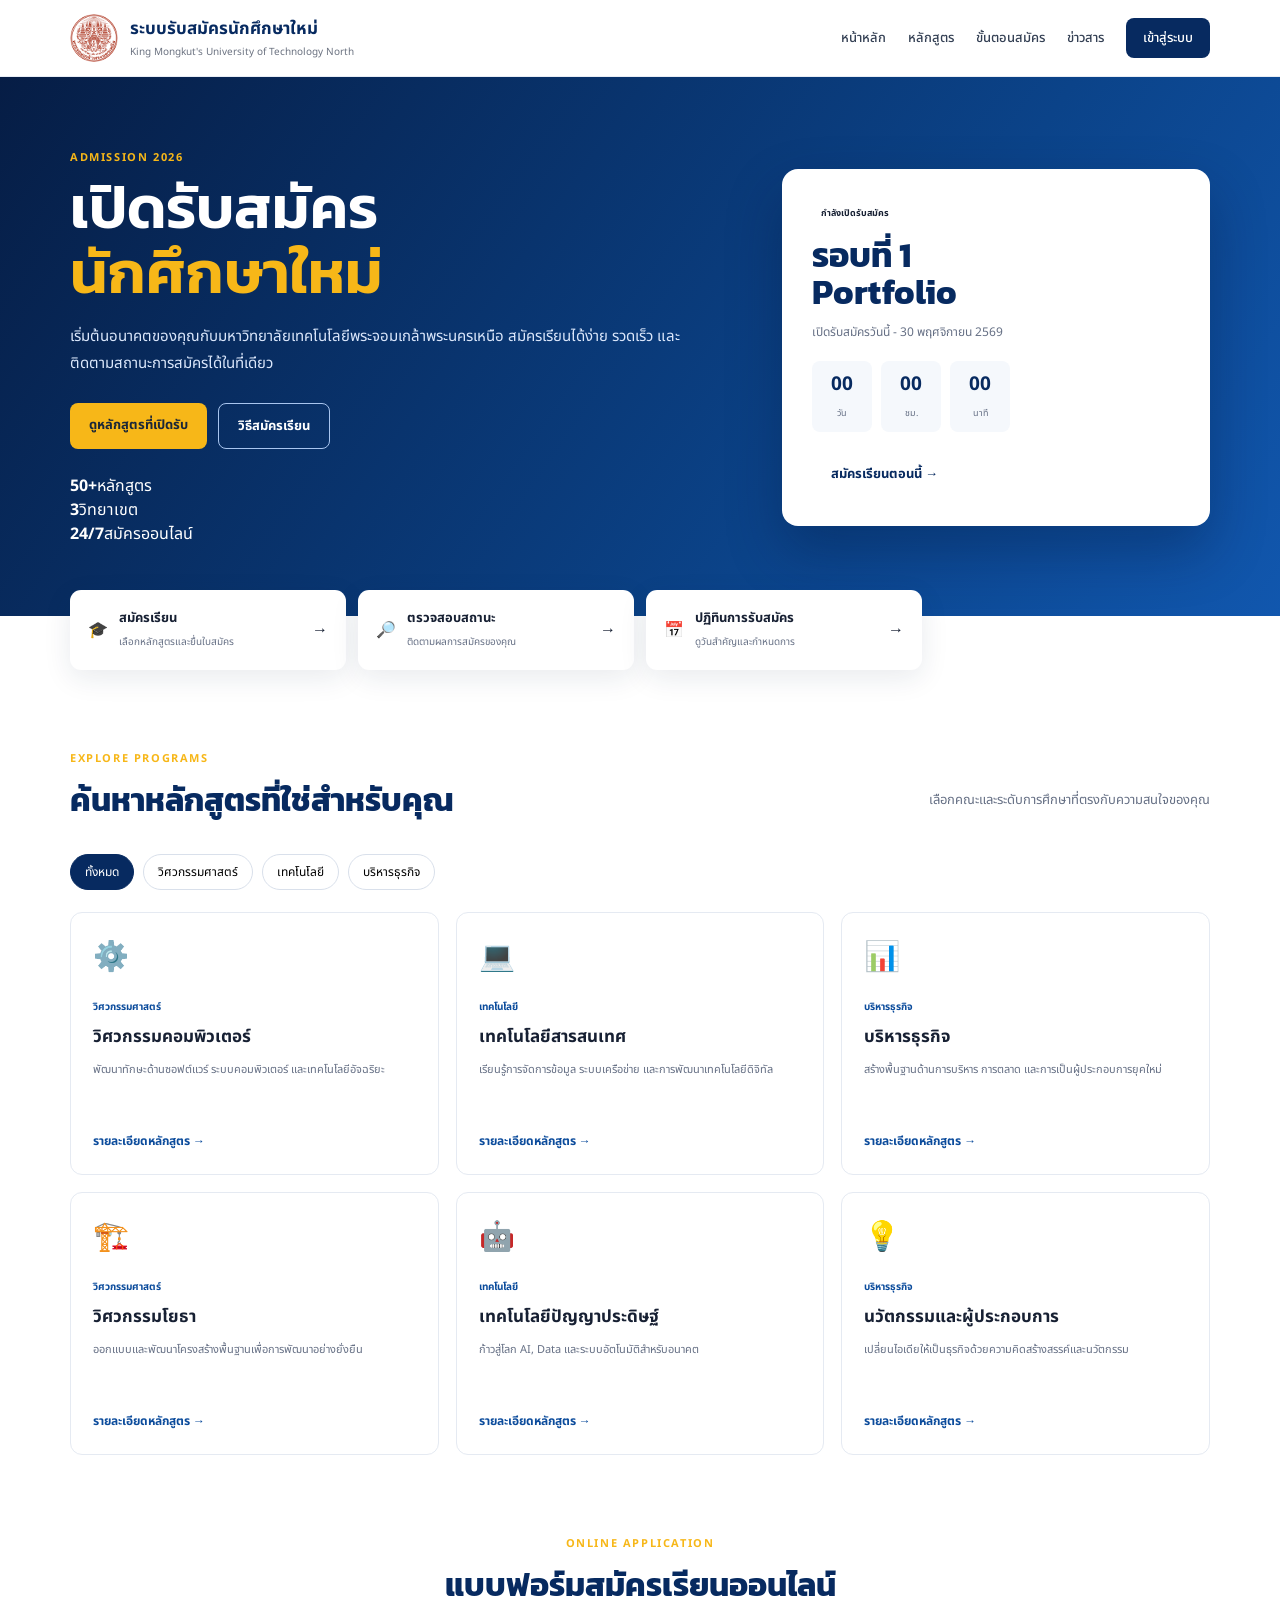
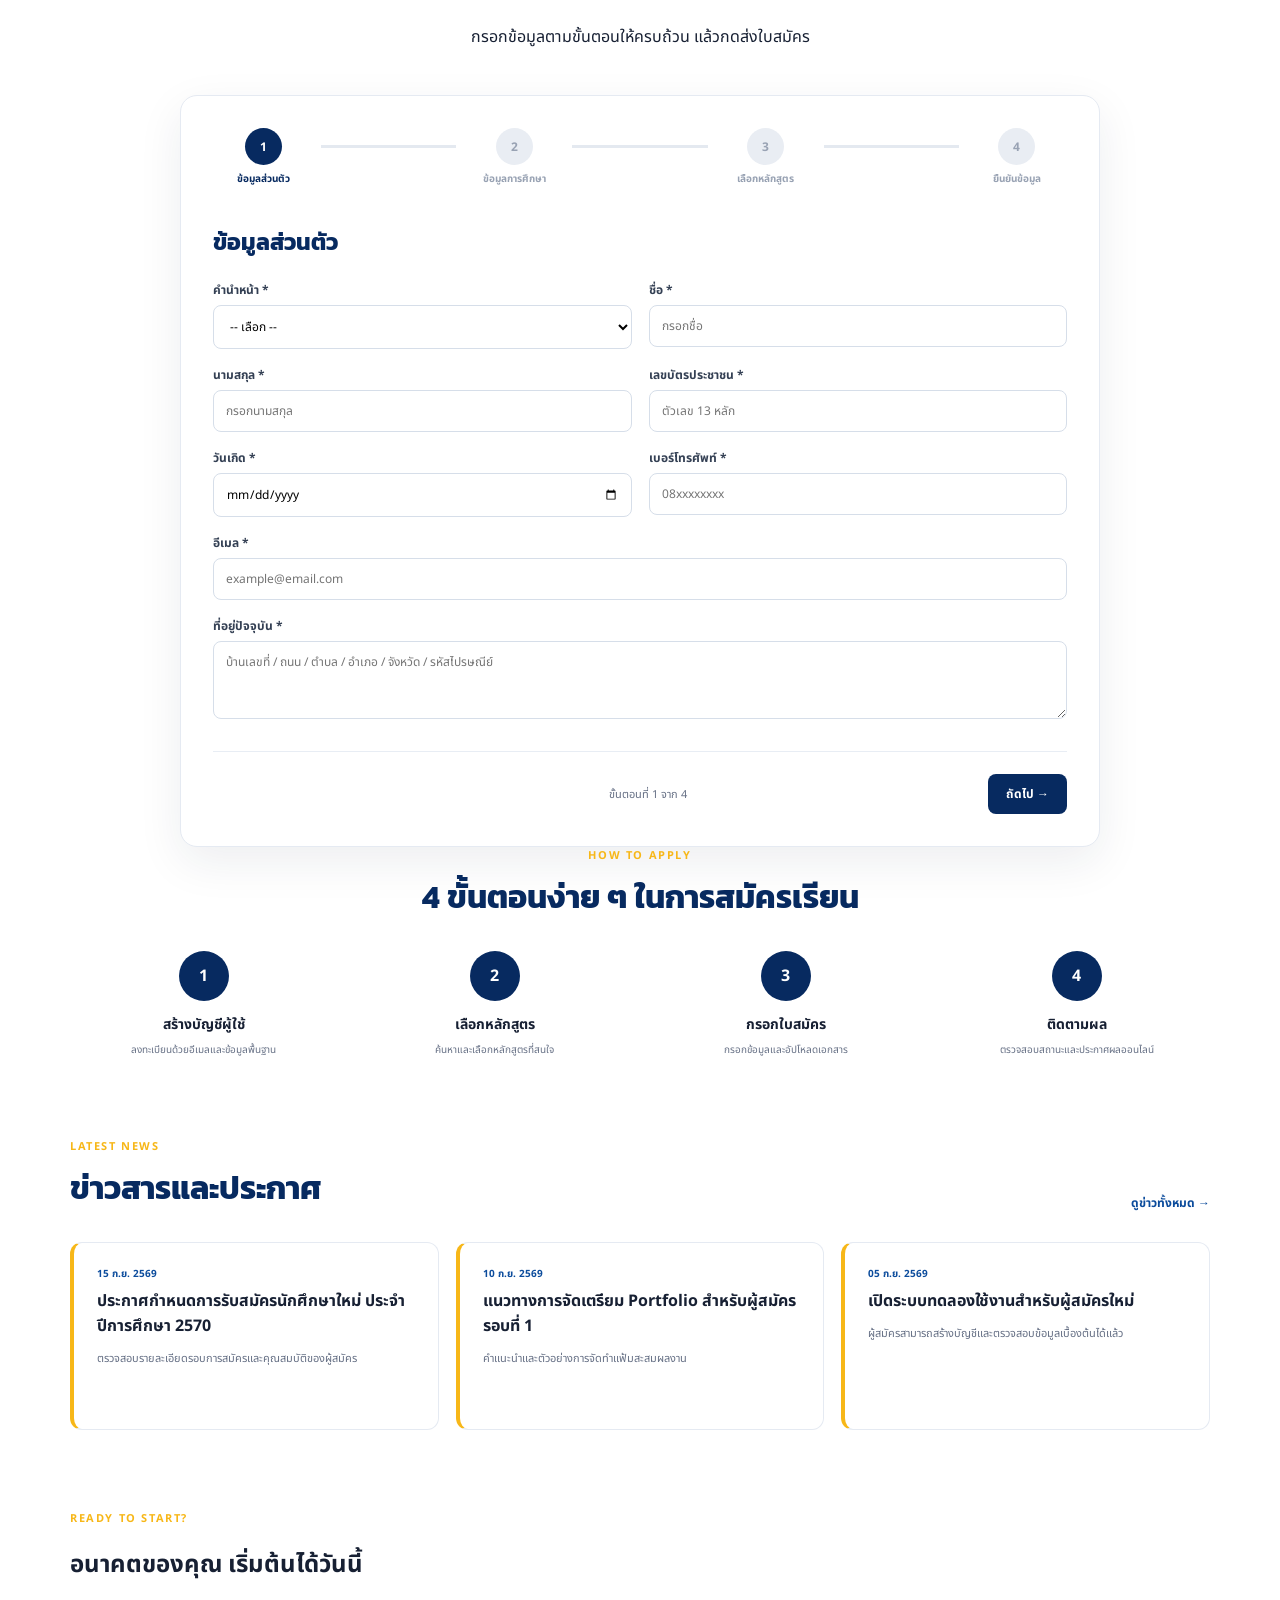
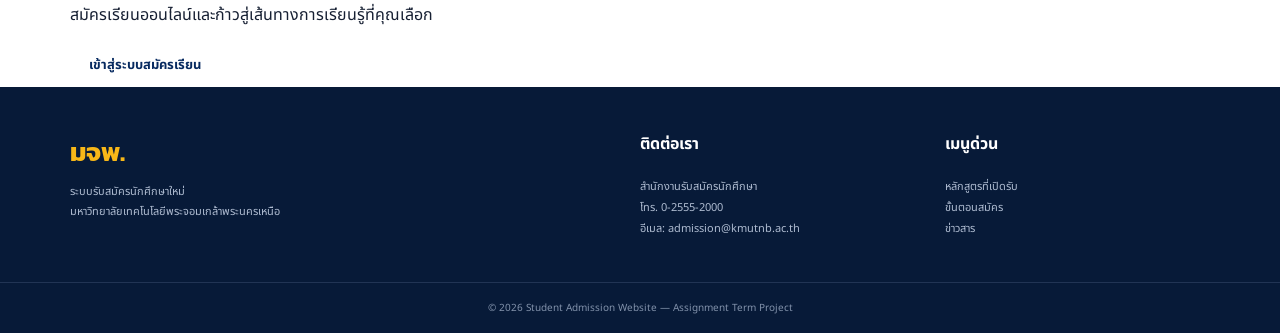
<file: index.html>
<!DOCTYPE html>
<html lang="th">
<head>
  <meta charset="UTF-8">
  <meta name="viewport" content="width=device-width, initial-scale=1.0">
  <title>ระบบรับสมัครนักศึกษาใหม่ | มจพ.</title>
  <link rel="stylesheet" href="style.css">
</head>
<body>
  <header class="topbar">
    <div class="container nav">
      <a class="brand" href="#home">
        <div class="logo"><img src="kmutnb.png" alt="ตรามหาวิทยาลัยเทคโนโลยีพระจอมเกล้าพระนครเหนือ"></div>
        <div>
          <strong>ระบบรับสมัครนักศึกษาใหม่</strong>
          <span>King Mongkut's University of Technology North</span>
        </div>
      </a>
      <button class="menu-btn" id="menuBtn" aria-label="เปิดเมนู">☰</button>
      <nav id="navMenu">
        <a href="#home">หน้าหลัก</a>
        <a href="#programs">หลักสูตร</a>
        <a href="#steps">ขั้นตอนสมัคร</a>
        <a href="#news">ข่าวสาร</a>
        <a class="login-link" href="#login">เข้าสู่ระบบ</a>
      </nav>
    </div>
  </header>

  <main>
    <section class="hero" id="home">
      <div class="container hero-grid">
        <div class="hero-text">
          <p class="eyebrow">ADMISSION 2026</p>
          <h1>เปิดรับสมัคร<br><span>นักศึกษาใหม่</span></h1>
          <p class="lead">เริ่มต้นอนาคตของคุณกับมหาวิทยาลัยเทคโนโลยีพระจอมเกล้าพระนครเหนือ สมัครเรียนได้ง่าย รวดเร็ว และติดตามสถานะการสมัครได้ในที่เดียว</p>
          <div class="hero-actions">
            <a class="btn btn-primary" href="#programs">ดูหลักสูตรที่เปิดรับ</a>
            <a class="btn btn-outline" href="#steps">วิธีสมัครเรียน</a>
          </div>
          <div class="stats">
            <div><strong>50+</strong><span>หลักสูตร</span></div>
            <div><strong>3</strong><span>วิทยาเขต</span></div>
            <div><strong>24/7</strong><span>สมัครออนไลน์</span></div>
          </div>
        </div>
        <div class="hero-card">
          <div class="badge">กำลังเปิดรับสมัคร</div>
          <h2>รอบที่ 1<br>Portfolio</h2>
          <p>เปิดรับสมัครวันนี้ - 30 พฤศจิกายน 2569</p>
          <div class="countdown">
            <div><b id="days">--</b><span>วัน</span></div>
            <div><b id="hours">--</b><span>ชม.</span></div>
            <div><b id="minutes">--</b><span>นาที</span></div>
          </div>
          <a href="#apply" class="btn btn-light">สมัครเรียนตอนนี้ →</a>
        </div>
      </div>
    </section>

    <section class="quick-section" id="apply">
      <div class="container quick-grid">
        <a class="quick-card" href="#programs"><span class="icon">🎓</span><div><b>สมัครเรียน</b><small>เลือกหลักสูตรและยื่นใบสมัคร</small></div><span>→</span></a>
        <a class="quick-card" href="#login"><span class="icon">🔎</span><div><b>ตรวจสอบสถานะ</b><small>ติดตามผลการสมัครของคุณ</small></div><span>→</span></a>
        <a class="quick-card" href="#news"><span class="icon">📅</span><div><b>ปฏิทินการรับสมัคร</b><small>ดูวันสำคัญและกำหนดการ</small></div><span>→</span></a>
      </div>
    </section>

    <section class="section" id="programs">
      <div class="container">
        <div class="section-heading">
          <div><p class="eyebrow">EXPLORE PROGRAMS</p><h2>ค้นหาหลักสูตรที่ใช่สำหรับคุณ</h2></div>
          <p>เลือกคณะและระดับการศึกษาที่ตรงกับความสนใจของคุณ</p>
        </div>

        <div class="filters">
          <button class="filter active" data-filter="all">ทั้งหมด</button>
          <button class="filter" data-filter="engineering">วิศวกรรมศาสตร์</button>
          <button class="filter" data-filter="technology">เทคโนโลยี</button>
          <button class="filter" data-filter="business">บริหารธุรกิจ</button>
        </div>

        <div class="program-grid">
          <article class="program-card" data-category="engineering">
            <div class="program-icon">⚙️</div><span>วิศวกรรมศาสตร์</span>
            <h3>วิศวกรรมคอมพิวเตอร์</h3><p>พัฒนาทักษะด้านซอฟต์แวร์ ระบบคอมพิวเตอร์ และเทคโนโลยีอัจฉริยะ</p>
            <a href="#apply">รายละเอียดหลักสูตร →</a>
          </article>
          <article class="program-card" data-category="technology">
            <div class="program-icon">💻</div><span>เทคโนโลยี</span>
            <h3>เทคโนโลยีสารสนเทศ</h3><p>เรียนรู้การจัดการข้อมูล ระบบเครือข่าย และการพัฒนาเทคโนโลยีดิจิทัล</p>
            <a href="#apply">รายละเอียดหลักสูตร →</a>
          </article>
          <article class="program-card" data-category="business">
            <div class="program-icon">📊</div><span>บริหารธุรกิจ</span>
            <h3>บริหารธุรกิจ</h3><p>สร้างพื้นฐานด้านการบริหาร การตลาด และการเป็นผู้ประกอบการยุคใหม่</p>
            <a href="#apply">รายละเอียดหลักสูตร →</a>
          </article>
          <article class="program-card" data-category="engineering">
            <div class="program-icon">🏗️</div><span>วิศวกรรมศาสตร์</span>
            <h3>วิศวกรรมโยธา</h3><p>ออกแบบและพัฒนาโครงสร้างพื้นฐานเพื่อการพัฒนาอย่างยั่งยืน</p>
            <a href="#apply">รายละเอียดหลักสูตร →</a>
          </article>
          <article class="program-card" data-category="technology">
            <div class="program-icon">🤖</div><span>เทคโนโลยี</span>
            <h3>เทคโนโลยีปัญญาประดิษฐ์</h3><p>ก้าวสู่โลก AI, Data และระบบอัตโนมัติสำหรับอนาคต</p>
            <a href="#apply">รายละเอียดหลักสูตร →</a>
          </article>
          <article class="program-card" data-category="business">
            <div class="program-icon">💡</div><span>บริหารธุรกิจ</span>
            <h3>นวัตกรรมและผู้ประกอบการ</h3><p>เปลี่ยนไอเดียให้เป็นธุรกิจด้วยความคิดสร้างสรรค์และนวัตกรรม</p>
            <a href="#apply">รายละเอียดหลักสูตร →</a>
          </article>
        </div>
      </div>
    </section>


    <section class="application-section" id="apply">
      <div class="container">
        <div class="section-heading center">
          <div>
            <p class="eyebrow">ONLINE APPLICATION</p>
            <h2>แบบฟอร์มสมัครเรียนออนไลน์</h2>
            <p class="form-intro">กรอกข้อมูลตามขั้นตอนให้ครบถ้วน แล้วกดส่งใบสมัคร</p>
          </div>
        </div>

        <div class="application-box">
          <div class="progressbar">
            <div class="progress-step active"><span>1</span><b>ข้อมูลส่วนตัว</b></div>
            <div class="progress-line"></div>
            <div class="progress-step"><span>2</span><b>ข้อมูลการศึกษา</b></div>
            <div class="progress-line"></div>
            <div class="progress-step"><span>3</span><b>เลือกหลักสูตร</b></div>
            <div class="progress-line"></div>
            <div class="progress-step"><span>4</span><b>ยืนยันข้อมูล</b></div>
          </div>

          <form id="applicationForm">
            <!-- STEP 1 -->
            <div class="form-step active">
              <h3>ข้อมูลส่วนตัว</h3>
              <div class="form-grid">
                <div class="field">
                  <label>คำนำหน้า *</label>
                  <select required>
                    <option value="">-- เลือก --</option>
                    <option>นาย</option><option>นางสาว</option><option>นาง</option>
                  </select>
                </div>
                <div class="field">
                  <label>ชื่อ *</label>
                  <input type="text" placeholder="กรอกชื่อ" required>
                </div>
                <div class="field">
                  <label>นามสกุล *</label>
                  <input type="text" placeholder="กรอกนามสกุล" required>
                </div>
                <div class="field">
                  <label>เลขบัตรประชาชน *</label>
                  <input type="text" maxlength="13" placeholder="ตัวเลข 13 หลัก" required>
                </div>
                <div class="field">
                  <label>วันเกิด *</label>
                  <input type="date" required>
                </div>
                <div class="field">
                  <label>เบอร์โทรศัพท์ *</label>
                  <input type="tel" placeholder="08xxxxxxxx" required>
                </div>
                <div class="field full">
                  <label>อีเมล *</label>
                  <input type="email" placeholder="example@email.com" required>
                </div>
                <div class="field full">
                  <label>ที่อยู่ปัจจุบัน *</label>
                  <textarea rows="3" placeholder="บ้านเลขที่ / ถนน / ตำบล / อำเภอ / จังหวัด / รหัสไปรษณีย์" required></textarea>
                </div>
              </div>
            </div>

            <!-- STEP 2 -->
            <div class="form-step">
              <h3>ข้อมูลการศึกษา</h3>
              <div class="form-grid">
                <div class="field full">
                  <label>ชื่อสถานศึกษาเดิม *</label>
                  <input type="text" placeholder="เช่น โรงเรียน..." required>
                </div>
                <div class="field">
                  <label>ระดับการศึกษา *</label>
                  <select required>
                    <option value="">-- เลือก --</option>
                    <option>มัธยมศึกษาตอนปลาย</option>
                    <option>ปวช.</option>
                    <option>ปวส.</option>
                    <option>ปริญญาตรี</option>
                  </select>
                </div>
                <div class="field">
                  <label>แผนการเรียน / สาขา *</label>
                  <input type="text" placeholder="เช่น วิทย์-คณิต" required>
                </div>
                <div class="field">
                  <label>เกรดเฉลี่ยสะสม (GPAX) *</label>
                  <input type="number" min="0" max="4" step="0.01" placeholder="เช่น 3.25" required>
                </div>
                <div class="field">
                  <label>ปีที่สำเร็จการศึกษา *</label>
                  <input type="number" min="2500" max="2700" placeholder="เช่น 2569" required>
                </div>
              </div>
            </div>

            <!-- STEP 3 -->
            <div class="form-step">
              <h3>เลือกหลักสูตรที่ต้องการสมัคร</h3>
              <div class="form-grid">
                <div class="field full">
                  <label>คณะที่สนใจ *</label>
                  <select required>
                    <option value="">-- เลือกคณะ --</option>
                    <option>คณะวิศวกรรมศาสตร์</option>
                    <option>คณะเทคโนโลยีสารสนเทศ</option>
                    <option>คณะบริหารธุรกิจ</option>
                    <option>คณะวิทยาศาสตร์ประยุกต์</option>
                  </select>
                </div>
                <div class="field full">
                  <label>หลักสูตร / สาขาวิชา *</label>
                  <select required>
                    <option value="">-- เลือกหลักสูตร --</option>
                    <option>วิศวกรรมคอมพิวเตอร์</option>
                    <option>เทคโนโลยีสารสนเทศ</option>
                    <option>เทคโนโลยีปัญญาประดิษฐ์</option>
                    <option>บริหารธุรกิจ</option>
                    <option>วิศวกรรมโยธา</option>
                  </select>
                </div>
                <div class="field full">
                  <label>เหตุผลที่ต้องการสมัคร</label>
                  <textarea rows="5" placeholder="บอกเหตุผลหรือความสนใจของคุณ"></textarea>
                </div>
                <div class="field full">
                  <label>เอกสารประกอบการสมัคร (ตัวอย่าง UI)</label>
                  <input type="file" accept=".pdf,.jpg,.jpeg,.png">
                  <small>รองรับไฟล์ PDF, JPG และ PNG</small>
                </div>
              </div>
            </div>

            <!-- STEP 4 -->
            <div class="form-step">
              <h3>ตรวจสอบและยืนยันข้อมูล</h3>
              <div class="confirm-box">
                <div class="confirm-icon">✓</div>
                <h4>เกือบเสร็จแล้ว!</h4>
                <p>กรุณาตรวจสอบข้อมูลที่กรอกให้ถูกต้องก่อนส่งใบสมัคร</p>
              </div>
              <label class="check-label">
                <input type="checkbox" id="agreeCheck" required>
                <span>ข้าพเจ้ารับรองว่าข้อมูลที่กรอกเป็นความจริง และยอมรับเงื่อนไขการสมัครเรียน *</span>
              </label>
            </div>

            <div class="form-actions">
              <button type="button" class="btn-form secondary" id="prevBtn">← ย้อนกลับ</button>
              <span id="stepText">ขั้นตอนที่ 1 จาก 4</span>
              <button type="button" class="btn-form primary" id="nextBtn">ถัดไป →</button>
              <button type="submit" class="btn-form submit" id="submitBtn">✓ ส่งใบสมัคร</button>
            </div>
          </form>

          <div class="success-message" id="successMessage">
            <div class="success-circle">✓</div>
            <h3>ส่งใบสมัครเรียบร้อยแล้ว!</h3>
            <p>ระบบได้รับข้อมูลการสมัครของคุณเรียบร้อย กรุณารอติดตามประกาศผลการสมัคร</p>
            <button class="btn-form primary" id="restartBtn">สมัครใหม่อีกครั้ง</button>
          </div>
        </div>
      </div>
    </section>

    <section class="steps-section" id="steps">
      <div class="container">
        <div class="section-heading center">
          <div><p class="eyebrow">HOW TO APPLY</p><h2>4 ขั้นตอนง่าย ๆ ในการสมัครเรียน</h2></div>
        </div>
        <div class="steps">
          <div class="step"><div class="step-no">1</div><h3>สร้างบัญชีผู้ใช้</h3><p>ลงทะเบียนด้วยอีเมลและข้อมูลพื้นฐาน</p></div>
          <div class="step"><div class="step-no">2</div><h3>เลือกหลักสูตร</h3><p>ค้นหาและเลือกหลักสูตรที่สนใจ</p></div>
          <div class="step"><div class="step-no">3</div><h3>กรอกใบสมัคร</h3><p>กรอกข้อมูลและอัปโหลดเอกสาร</p></div>
          <div class="step"><div class="step-no">4</div><h3>ติดตามผล</h3><p>ตรวจสอบสถานะและประกาศผลออนไลน์</p></div>
        </div>
      </div>
    </section>

    <section class="section news" id="news">
      <div class="container">
        <div class="section-heading"><div><p class="eyebrow">LATEST NEWS</p><h2>ข่าวสารและประกาศ</h2></div><a href="#news" class="text-link">ดูข่าวทั้งหมด →</a></div>
        <div class="news-grid">
          <article><div class="news-date">15 ก.ย. 2569</div><h3>ประกาศกำหนดการรับสมัครนักศึกษาใหม่ ประจำปีการศึกษา 2570</h3><p>ตรวจสอบรายละเอียดรอบการสมัครและคุณสมบัติของผู้สมัคร</p></article>
          <article><div class="news-date">10 ก.ย. 2569</div><h3>แนวทางการจัดเตรียม Portfolio สำหรับผู้สมัครรอบที่ 1</h3><p>คำแนะนำและตัวอย่างการจัดทำแฟ้มสะสมผลงาน</p></article>
          <article><div class="news-date">05 ก.ย. 2569</div><h3>เปิดระบบทดลองใช้งานสำหรับผู้สมัครใหม่</h3><p>ผู้สมัครสามารถสร้างบัญชีและตรวจสอบข้อมูลเบื้องต้นได้แล้ว</p></article>
        </div>
      </div>
    </section>

    <section class="cta" id="login">
      <div class="container">
        <div><p class="eyebrow">READY TO START?</p><h2>อนาคตของคุณ เริ่มต้นได้วันนี้</h2><p>สมัครเรียนออนไลน์และก้าวสู่เส้นทางการเรียนรู้ที่คุณเลือก</p></div>
        <a href="#apply" class="btn btn-light">เข้าสู่ระบบสมัครเรียน</a>
      </div>
    </section>
  </main>

  <footer>
    <div class="container footer-grid">
      <div><div class="footer-brand">มจพ.</div><p>ระบบรับสมัครนักศึกษาใหม่<br>มหาวิทยาลัยเทคโนโลยีพระจอมเกล้าพระนครเหนือ</p></div>
      <div><h4>ติดต่อเรา</h4><p>สำนักงานรับสมัครนักศึกษา<br>โทร. 0-2555-2000<br>อีเมล: admission@kmutnb.ac.th</p></div>
      <div><h4>เมนูด่วน</h4><a href="#programs">หลักสูตรที่เปิดรับ</a><a href="#steps">ขั้นตอนสมัคร</a><a href="#news">ข่าวสาร</a></div>
    </div>
    <div class="copyright">© 2026 Student Admission Website — Assignment Term Project</div>
  </footer>

  <script src="script.js"></script>
</body>
</html>
</file>
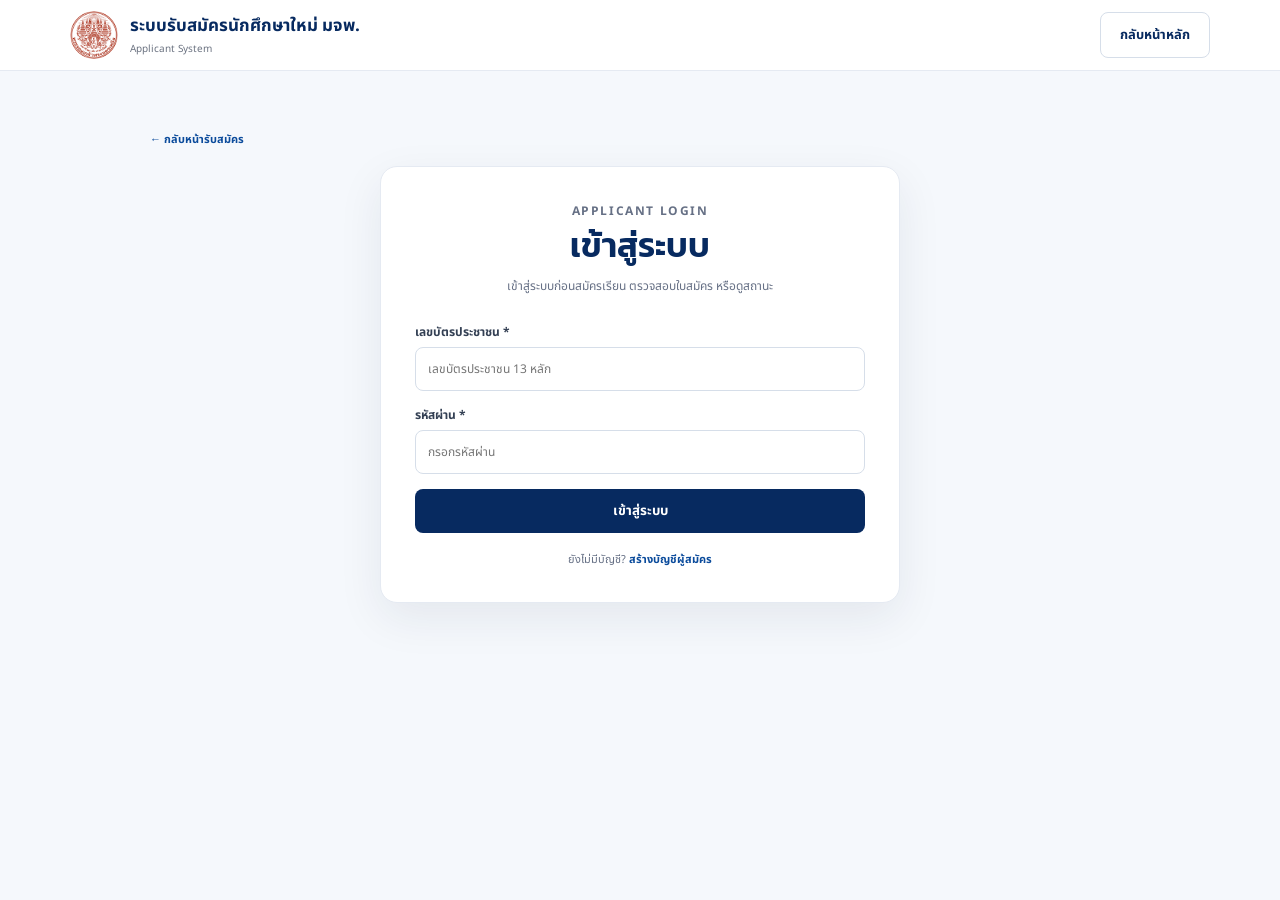
<file: dashboard.html>
<!DOCTYPE html>
<html lang="th">

<head>
    <meta charset="UTF-8">
    <meta name="viewport" content="width=device-width, initial-scale=1.0">
    <title>ศูนย์ข้อมูลผู้สมัคร | ระบบรับสมัครนักศึกษาใหม่</title>
    <link rel="stylesheet" href="style.css">
</head>

<body data-protected="true" class="account-page">
    <header class="account-top">
        <div class="container nav">
            <a class="brand" href="index.html">
                <div class="logo"><img src="kmutnb.png" alt=""></div>
                <div><strong>ศูนย์ข้อมูลผู้สมัคร</strong><span>Applicant Center</span></div>
            </a>
            <div class="user-chip"><span class="user-avatar">👤</span><span data-user-name>ผู้สมัคร</span><button
                    class="logout-btn">ออกจากระบบ</button></div>
        </div>
    </header>
    <main class="account-shell">
        <a class="back-home" href="index.html">← กลับหน้าหลัก</a>
        <div class="status-banner">
            <p class="eyebrow">APPLICANT CENTER</p>
            <h2>สวัสดี <span data-user-name>ผู้สมัคร</span></h2>
            <p>จัดการใบสมัคร เอกสาร และตรวจสอบสถานะได้จากหน้านี้</p>
            <div class="notice-strip"><span>🔔</span><b>ศูนย์แจ้งเตือน</b><small
                    id="dashboardNotice">กำลังตรวจสอบข้อมูลล่าสุดของคุณ...</small></div>
        </div>
        <div class="dashboard-grid">
            <div class="dashboard-card featured-card">
                <div class="icon">📝</div>
                <h3>ใบสมัครของฉัน</h3>
                <p>ดูสิ่งที่คุณสมัครไว้ แก้ไขข้อมูล หรือส่งใบสมัครเพิ่มเติม</p><a href="status.html">ดูรายการสมัคร
                    →</a><a class="secondary-link" href="home_logged.html#apply">ไปกรอกใบสมัคร →</a>
            </div>
            <div class="dashboard-card">
                <div class="icon">📊</div>
                <h3>สถานะการสมัคร</h3>
                <p>ตรวจสอบสถานะใบสมัครและขั้นตอนที่ดำเนินการแล้ว</p><a href="status.html">ตรวจสอบสถานะ →</a>
            </div>
            <div class="dashboard-card">
                <div class="icon">📄</div>
                <h3>เอกสารประกอบ</h3>
                <p>ตรวจสอบรายการเอกสารที่ต้องเตรียมและเอกสารที่ส่งแล้ว</p><a href="status.html">ดูเอกสาร →</a>
            </div>
            <div class="dashboard-card payment-dashboard-card">
                <div class="icon">💳</div>
                <h3>การชำระเงิน</h3>
                <p>พิมพ์ใบแจ้งชำระ ตรวจสอบสถานะ และพิมพ์หลักฐานหลังชำระเงิน</p><a
                    href="status.html#payment">จัดการการชำระเงิน →</a>
            </div>
            <div class="dashboard-card">
                <div class="icon">📅</div>
                <h3>กำหนดการ</h3>
                <p>ดูวันปิดรับสมัคร วันแก้ไขเอกสาร และวันประกาศผล</p><a href="index.html#dates">ดูกำหนดการ →</a>
            </div>
            <div class="dashboard-card">
                <div class="icon">📢</div>
                <h3>ประกาศ</h3>
                <p>อ่านประกาศและคู่มือสำหรับผู้สมัคร</p><a href="index.html#news">ดูประกาศ →</a>
            </div>
            <div class="dashboard-card">
                <div class="icon">🏫</div>
                <h3>หลักสูตร</h3>
                <p>ค้นหาคณะ สาขา และวิทยาเขตที่เปิดรับสมัคร</p><a href="index.html#programs">ค้นหาหลักสูตร →</a>
            </div>
        </div>
    </main>
    <script src="script.js"></script>
</body>

</html>
</file>
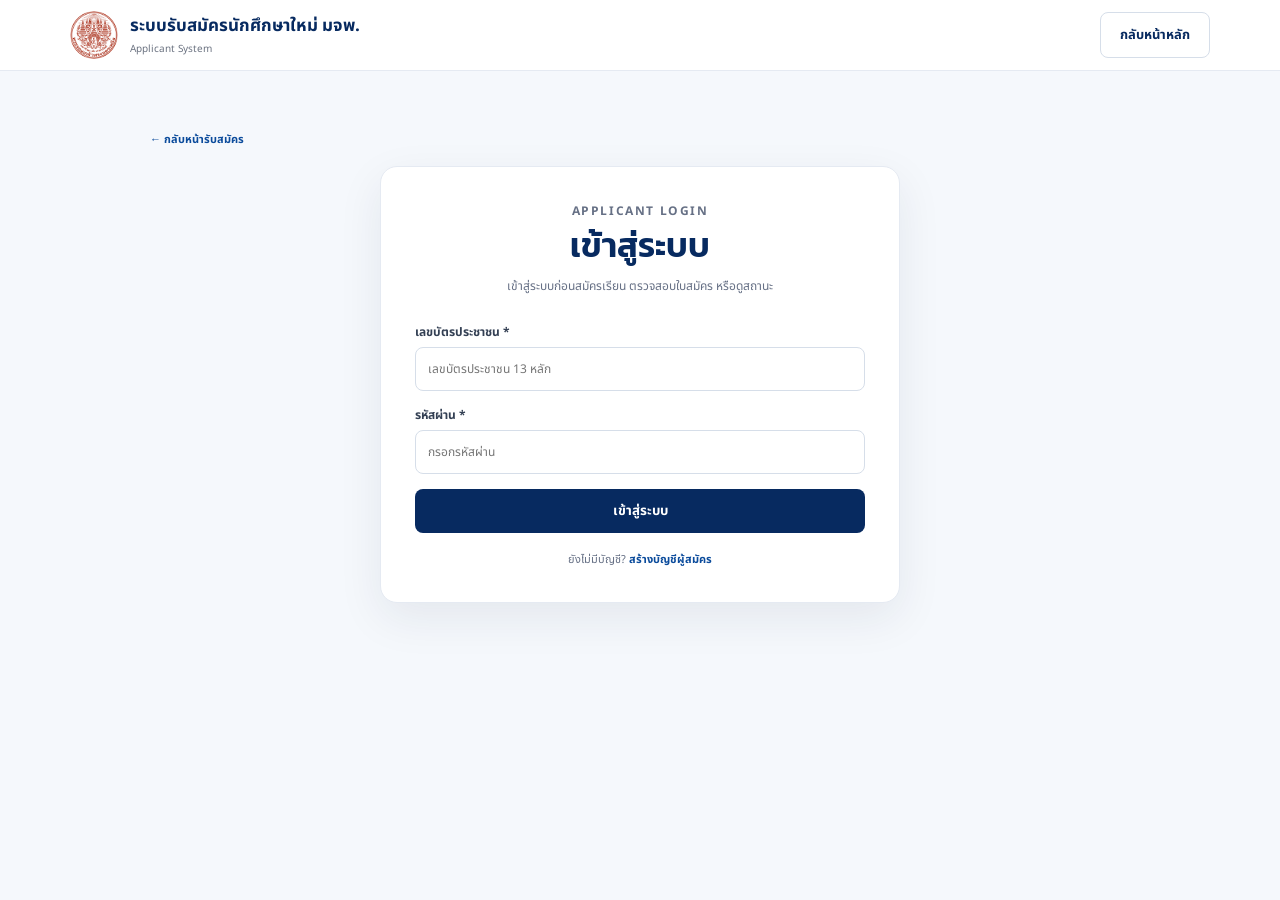
<file: home_logged.html>
<!DOCTYPE html>
<html lang="th">

<head>
  <meta charset="UTF-8">
  <meta name="viewport" content="width=device-width, initial-scale=1.0">
  <title>ระบบรับสมัครนักศึกษาใหม่ | มจพ.</title>
  <link rel="stylesheet" href="style.css">
</head>

<body data-protected="true" data-home-logged="true">

  <header class="topbar">
    <div class="container topbar-mini">
      <span>มหาวิทยาลัยเทคโนโลยีพระจอมเกล้าพระนครเหนือ</span>
      <div class="topbar-mini-note">ADMISSION • ONLINE APPLICATION</div>
    </div>

    <div class="container nav">
      <a class="brand" href="#home">
        <div class="logo"><img src="kmutnb.png" alt="ตรามหาวิทยาลัยเทคโนโลยีพระจอมเกล้าพระนครเหนือ"></div>
        <div>
          <strong>ระบบรับสมัครนักศึกษาใหม่ มจพ.</strong>
          <span>King Mongkut's University of Technology North Bangkok</span>
        </div>
      </a>

      <button class="menu-btn" id="menuBtn" aria-label="เปิดเมนู">☰</button>

      <nav id="navMenu">
        <a href="#home">หน้ารับสมัคร</a>
        <a href="#programs">หลักสูตร</a>
        <a href="#rounds">รอบรับสมัคร</a>
        <a href="#steps">ขั้นตอน</a>
        <a href="#news">ประกาศ</a>
        <div class="user-chip"><span>ผู้สมัคร: </span><span data-user-name>ผู้สมัคร</span><button class="logout-btn"
            type="button">ออกจากระบบ</button></div>
      </nav>
    </div>
  </header>

  <main>
    <section class="hero" id="home">
      <div class="container hero-grid">
        <div class="hero-text">
          <p class="eyebrow">ADMISSION 2570</p>
          <h1>รับสมัคร<br><span>นักศึกษาใหม่</span></h1>
          <p class="lead">
            ค้นหาหลักสูตร ตรวจสอบคุณสมบัติ กรอกใบสมัคร
            อัปโหลดเอกสาร และติดตามสถานะการสมัครได้ในระบบเดียว
          </p>

          <div class="hero-actions">
            <a class="btn btn-primary" href="#programs">ดูหลักสูตรที่เปิดรับ →</a>
            <a class="btn btn-outline protected-link" href="home_logged.html#apply">เริ่มสมัครเรียน</a>
          </div>

          <div class="hero-status">
            <span class="status-dot"></span>
            <div>
              <b>สถานะระบบรับสมัคร</b>
              <small>รอบ Portfolio กำลังเปิดรับสมัคร</small>
            </div>
          </div>
        </div>

        <div class="hero-card">
          <p class="card-label">PORTFOLIO ROUND</p>
          <h2>รอบที่ 1</h2>
          <p>ตัวอย่างกำหนดการรับสมัคร</p>
          <div class="date-range">
            <strong>1 ก.ย.</strong><span>—</span><strong>31 ต.ค. 2569</strong>
          </div>
          <div class="countdown">
            <div><b id="days">--</b><span>วัน</span></div>
            <div><b id="hours">--</b><span>ชม.</span></div>
            <div><b id="minutes">--</b><span>นาที</span></div>
          </div>
          <a class="btn btn-light protected-link" href="home_logged.html#apply">สมัครเรียนตอนนี้ →</a>
        </div>
      </div>
    </section>

    <section class="quick-section">
      <div class="container quick-grid">
        <a class="quick-card" href="#programs">
          <span class="quick-no">01</span>
          <div><b>ค้นหาหลักสูตร</b><small>คณะ · สาขา · วิทยาเขต</small></div>
          <span>→</span>
        </a>
        <a class="quick-card" href="register.html">
          <span class="quick-no">02</span>
          <div><b>ลงทะเบียนผู้สมัคร</b><small>สร้างบัญชีเพื่อยื่นใบสมัคร</small></div>
          <span>→</span>
        </a>
        <a class="quick-card protected-link" href="dashboard.html">
          <span class="quick-no">03</span>
          <div><b>ศูนย์ข้อมูลผู้สมัคร</b><small>จัดการใบสมัครและเอกสาร</small></div>
          <span>→</span>
        </a>
        <a class="quick-card protected-link" href="status.html">
          <span class="quick-no">04</span>
          <div><b>ตรวจสอบสถานะ</b><small>เอกสาร · การชำระเงิน · ผลสมัคร</small></div>
          <span>→</span>
        </a>
      </div>
    </section>

    <section class="section" id="rounds">
      <div class="container">
        <div class="section-heading">
          <div>
            <p class="eyebrow">ADMISSION CYCLE</p>
            <h2>รอบการรับสมัครที่เปิดให้ดำเนินการ</h2>
          </div>
          <a class="text-link" href="#programs">ดูหลักสูตรทั้งหมด →</a>
        </div>

        <div class="table-wrap">
          <table class="round-table">
            <thead>
              <tr>
                <th>รอบรับสมัคร</th>
                <th>กลุ่มผู้สมัคร</th>
                <th>ช่วงรับสมัคร</th>
                <th>สถานะ</th>
                <th></th>
              </tr>
            </thead>
            <tbody>
              <tr>
                <td><b>รอบที่ 1 Portfolio</b></td>
                <td>ผู้มีผลงาน / คุณสมบัติตามโครงการ</td>
                <td>1 ก.ย. - 31 ต.ค. 2569</td>
                <td><span class="pill open">กำลังเปิดรับ</span></td>
                <td><a href="#programs">เลือกสาขา</a></td>
              </tr>
              <tr>
                <td><b>รอบที่ 2 Quota</b></td>
                <td>พื้นที่ / โรงเรียนเครือข่าย / โครงการเฉพาะ</td>
                <td>พ.ย. - ธ.ค. 2569</td>
                <td><span class="pill prepare">เตรียมเปิดรับ</span></td>
                <td><a href="#news">ดูรายละเอียด</a></td>
              </tr>
              <tr>
                <td><b>รอบที่ 3 Admission</b></td>
                <td>ตามเกณฑ์คะแนนที่กำหนด</td>
                <td>ตามประกาศ TCAS</td>
                <td><span class="pill closed">ยังไม่เปิด</span></td>
                <td>—</td>
              </tr>
            </tbody>
          </table>
        </div>
      </div>
    </section>

    <section class="section light-section" id="steps">
      <div class="container">
        <div class="section-heading center">
          <div>
            <p class="eyebrow">APPLICATION PROCESS</p>
            <h2>ขั้นตอนการสมัคร</h2>
            <p>ดำเนินการตามลำดับ 1–6 เพื่อให้การสมัครเสร็จสมบูรณ์</p>
          </div>
        </div>

        <div class="steps six">
          <div class="step">
            <div class="step-no">1</div>
            <h3>สร้างบัญชี</h3>
            <p>ยืนยันอีเมลและข้อมูลผู้สมัคร</p>
          </div>
          <div class="step">
            <div class="step-no">2</div>
            <h3>เลือกหลักสูตร</h3>
            <p>อ่านคุณสมบัติก่อนยื่นสมัคร</p>
          </div>
          <div class="step">
            <div class="step-no">3</div>
            <h3>กรอกใบสมัคร</h3>
            <p>ข้อมูลส่วนตัวและการศึกษา</p>
          </div>
          <div class="step">
            <div class="step-no">4</div>
            <h3>ส่งเอกสาร</h3>
            <p>Transcript / Portfolio / หลักฐาน</p>
          </div>
          <div class="step">
            <div class="step-no">5</div>
            <h3>ชำระค่าธรรมเนียม</h3>
            <p>ตรวจสอบยอดและสถานะชำระ</p>
          </div>
          <div class="step">
            <div class="step-no">6</div>
            <h3>ติดตามผล</h3>
            <p>สัมภาษณ์และประกาศผล</p>
          </div>
        </div>
      </div>
    </section>

    <section class="section" id="programs">
      <div class="container">
        <div class="section-heading">
          <div>
            <p class="eyebrow">EXPLORE PROGRAMS</p>
            <h2>หลักสูตรที่เปิดรับ</h2>
          </div>
          <p>เลือกหมวดหมู่เพื่อค้นหาสาขาที่สนใจ</p>
        </div>

        <div class="filters">
          <button class="filter active" data-filter="all">ทั้งหมด</button>
          <button class="filter" data-filter="engineering">วิศวกรรมศาสตร์</button>
          <button class="filter" data-filter="technology">เทคโนโลยี</button>
          <button class="filter" data-filter="business">บริหารธุรกิจ</button>
        </div>

        <div class="advanced-program-filters">
          <div class="program-search"><span>⌕</span><input id="programSearch" type="search"
              placeholder="ค้นหาชื่อสาขา / หลักสูตร..."></div>
          <select id="campusFilter">
            <option value="all">ทุกวิทยาเขต</option>
            <option value="bangkok">กรุงเทพฯ</option>
            <option value="prachin">ปราจีนบุรี</option>
            <option value="rayong">ระยอง</option>
          </select>
          <select id="facultyFilter">
            <option value="all">ทุกคณะ</option>
            <option value="engineering">วิศวกรรมศาสตร์</option>
            <option value="technology">เทคโนโลยีสารสนเทศ</option>
            <option value="business">บริหารธุรกิจ</option>
            <option value="science">วิทยาศาสตร์</option>
          </select>
          <select id="roundFilter">
            <option value="all">ทุกรอบ</option>
            <option value="portfolio">Portfolio</option>
            <option value="quota">Quota</option>
            <option value="admission">Admission</option>
          </select>
        </div>
        <div class="program-result-bar"><span>หลักสูตรที่แสดง</span><b
            id="programResultCount">6</b><small>รายการ</small></div>

        <div class="program-grid">
          <article class="program-card" data-category="engineering" data-campus="bangkok" data-faculty="engineering"
            data-round="portfolio">
            <div class="program-icon">⚙️</div><span>วิศวกรรมศาสตร์ · กรุงเทพฯ</span>
            <h3>วิศวกรรมคอมพิวเตอร์</h3>
            <p>ตัวอย่างหลักสูตรด้านระบบคอมพิวเตอร์ ซอฟต์แวร์ และเทคโนโลยีดิจิทัล</p><a href="home_logged.html#apply"
              class="protected-link">สมัครสาขานี้ →</a>
          </article>
          <article class="program-card" data-category="technology" data-campus="bangkok" data-faculty="technology"
            data-round="portfolio">
            <div class="program-icon">💻</div><span>ITD · กรุงเทพฯ</span>
            <h3>วิทยาการสารสนเทศเพื่อเศรษฐกิจดิจิทัล</h3>
            <p>หลักสูตรปริญญาตรีนานาชาติของคณะเทคโนโลยีสารสนเทศและนวัตกรรมดิจิทัล</p><a href="home_logged.html#apply"
              class="protected-link">สมัครสาขานี้ →</a>
          </article>
          <article class="program-card" data-category="engineering" data-campus="prachin" data-faculty="engineering"
            data-round="quota">
            <div class="program-icon">🤖</div><span>วิศวกรรมศาสตร์ · ปราจีนบุรี</span>
            <h3>วิศวกรรมเครื่องมือวัดและอัตโนมัติ</h3>
            <p>ตัวอย่างสาขาที่จัดการศึกษาที่ มจพ. วิทยาเขตปราจีนบุรี</p><a href="home_logged.html#apply"
              class="protected-link">สมัครสาขานี้ →</a>
          </article>
          <article class="program-card" data-category="technology" data-campus="prachin" data-faculty="technology"
            data-round="quota">
            <div class="program-icon">🌾</div><span>อุตสาหกรรมเกษตรดิจิทัล · ปราจีนบุรี</span>
            <h3>นวัตกรรมผลิตภัณฑ์อาหารและความงาม</h3>
            <p>หนึ่งในหลักสูตรปริญญาตรีของคณะอุตสาหกรรมเกษตรดิจิทัล</p><a href="home_logged.html#apply"
              class="protected-link">สมัครสาขานี้ →</a>
          </article>
          <article class="program-card" data-category="engineering" data-campus="rayong" data-faculty="engineering"
            data-round="quota">
            <div class="program-icon">🏭</div><span>วิศวกรรมศาสตร์และเทคโนโลยี · ระยอง</span>
            <h3>เทคโนโลยีวิศวกรรมยานยนต์</h3>
            <p>ตัวอย่างกลุ่มการเรียนด้านเทคโนโลยีวิศวกรรมที่เชื่อมโยงกับภาคอุตสาหกรรม</p><a
              href="home_logged.html#apply" class="protected-link">สมัครสาขานี้ →</a>
          </article>
          <article class="program-card" data-category="science" data-campus="rayong" data-faculty="science"
            data-round="portfolio">
            <div class="program-icon">⚡</div><span>วิทยาศาสตร์ พลังงานและสิ่งแวดล้อม · ระยอง</span>
            <h3>เทคโนโลยีพลังงานและการจัดการ</h3>
            <p>หลักสูตรปริญญาตรีของคณะวิทยาศาสตร์ พลังงานและสิ่งแวดล้อม</p><a href="home_logged.html#apply"
              class="protected-link">สมัครสาขานี้ →</a>
          </article>
          <article class="program-card" data-category="science" data-campus="rayong" data-faculty="science"
            data-round="portfolio">
            <div class="program-icon">🧪</div><span>วิทยาศาสตร์ · ระยอง</span>
            <h3>กระบวนการอุตสาหกรรมเคมีและสิ่งแวดล้อม</h3>
            <p>ตัวอย่างหลักสูตรปริญญาตรีด้านกระบวนการอุตสาหกรรมและสิ่งแวดล้อม</p><a href="home_logged.html#apply"
              class="protected-link">สมัครสาขานี้ →</a>
          </article>
          <article class="program-card" data-category="business" data-campus="rayong" data-faculty="business"
            data-round="quota">
            <div class="program-icon">📊</div><span>บริหารธุรกิจ · ระยอง</span>
            <h3>บริหารธุรกิจ</h3>
            <p>ตัวอย่างหลักสูตรบริหารธุรกิจที่จัดการเรียนการสอนทั้งกรุงเทพฯ และระยอง</p><a href="home_logged.html#apply"
              class="protected-link">สมัครสาขานี้ →</a>
          </article>
        </div>
      </div>
    </section>

    <section class="section application-section" id="apply">
      <div class="container">
        <div class="section-heading center">
          <div>
            <p class="eyebrow">ONLINE APPLICATION</p>
            <h2>แบบฟอร์มสมัครเรียนออนไลน์</h2>
            <p>กรอกข้อมูลตามขั้นตอนให้ครบถ้วน แล้วกดส่งใบสมัคร หลังเข้าสู่ระบบ</p>
          </div>
        </div>

        <div class="application-box">
          <div class="progressbar">
            <div class="progress-step active"><span>1</span><b>ข้อมูลส่วนตัว</b></div>
            <div class="progress-line"></div>
            <div class="progress-step"><span>2</span><b>ข้อมูลการศึกษา</b></div>
            <div class="progress-line"></div>
            <div class="progress-step"><span>3</span><b>เลือกหลักสูตร</b></div>
            <div class="progress-line"></div>
            <div class="progress-step"><span>4</span><b>ยืนยันข้อมูล</b></div>
          </div>

          <form id="applicationForm">
            <div class="form-step active">
              <h3>ข้อมูลส่วนตัว</h3>
              <div class="form-grid">
                <div class="field"><label>คำนำหน้า *</label><select required>
                    <option value="">-- เลือก --</option>
                    <option>นาย</option>
                    <option>นางสาว</option>
                    <option>นาง</option>
                  </select></div>
                <div class="field"><label>ชื่อ *</label><input id="appFirstName" type="text" placeholder="กรอกชื่อ"
                    required></div>
                <div class="field"><label>นามสกุล *</label><input id="appLastName" type="text" placeholder="กรอกนามสกุล"
                    required></div>
                <div class="field">
                  <label>เลขบัตรประชาชน *</label>
                  <input id="citizenId" type="text" maxlength="13" minlength="13" pattern="[0-9]{13}"
                    inputmode="numeric" placeholder="ตัวเลข 13 หลัก" title="กรุณากรอกเลขบัตรประชาชนเป็นตัวเลข 13 หลัก"
                    required>
                </div>
                <div class="field"><label>วันเกิด *</label><input type="date" required></div>
                <div class="field"><label>เบอร์โทรศัพท์ *</label><input id="appPhone" type="tel" maxlength="10"
                    pattern="[0-9]{10}" inputmode="numeric" placeholder="08xxxxxxxx"
                    title="กรุณากรอกเบอร์โทรศัพท์เป็นตัวเลข 10 หลัก" required></div>
                <div class="field full"><label>อีเมล *</label><input id="appEmail" type="email"
                    placeholder="example@email.com" required></div>
                <div class="field full"><label>ที่อยู่ปัจจุบัน *</label><textarea rows="3"
                    placeholder="บ้านเลขที่ / ถนน / ตำบล / อำเภอ / จังหวัด / รหัสไปรษณีย์" required></textarea></div>
              </div>
            </div>

            <div class="form-step">
              <h3>ข้อมูลการศึกษา</h3>
              <div class="form-grid">
                <div class="field full"><label>ชื่อสถานศึกษาเดิม *</label><input type="text"
                    placeholder="เช่น โรงเรียน..." required></div>
                <div class="field"><label>ระดับการศึกษา *</label><select required>
                    <option value="">-- เลือก --</option>
                    <option>มัธยมศึกษาตอนปลาย</option>
                    <option>ปวช.</option>
                    <option>ปวส.</option>
                    <option>ปริญญาตรี</option>
                  </select></div>
                <div class="field"><label>แผนการเรียน / สาขา *</label><input type="text" placeholder="เช่น วิทย์-คณิต"
                    required></div>
                <div class="field"><label>เกรดเฉลี่ยสะสม (GPAX) *</label><input type="number" min="0" max="4"
                    step="0.01" placeholder="เช่น 3.25" required></div>
                <div class="field"><label>ปีที่สำเร็จการศึกษา *</label><input type="number" min="2500" max="2700"
                    placeholder="เช่น 2569" required></div>
              </div>
            </div>

            <div class="form-step">
              <h3>เลือกหลักสูตรที่ต้องการสมัคร</h3>
              <div class="form-grid">
                <div class="field full"><label>คณะที่สนใจ *</label><select id="applicationFaculty" required>
                    <option value="">-- เลือกคณะ --</option>
                    <option>คณะวิศวกรรมศาสตร์</option>
                    <option>คณะเทคโนโลยีสารสนเทศและนวัตกรรมดิจิทัล</option>
                    <option>คณะบริหารธุรกิจ</option>
                    <option>คณะวิทยาศาสตร์ พลังงานและสิ่งแวดล้อม</option>
                  </select></div>
                <div class="field full"><label>หลักสูตร / สาขาวิชา *</label><select id="applicationProgram" required>
                    <option value="">-- เลือกหลักสูตร --</option>
                    <option>วิศวกรรมคอมพิวเตอร์</option>
                    <option>วิทยาการสารสนเทศเพื่อเศรษฐกิจดิจิทัล</option>
                    <option>วิศวกรรมเครื่องมือวัดและอัตโนมัติ</option>
                    <option>นวัตกรรมผลิตภัณฑ์อาหารและความงาม</option>
                    <option>เทคโนโลยีพลังงานและการจัดการ</option>
                    <option>กระบวนการอุตสาหกรรมเคมีและสิ่งแวดล้อม</option>
                    <option>บริหารธุรกิจ</option>
                  </select></div>
                <div class="field full"><label>วิทยาเขต *</label><select id="applicationCampus" required>
                    <option value="">-- เลือกวิทยาเขต --</option>
                    <option>มจพ. กรุงเทพมหานคร</option>
                    <option>มจพ. วิทยาเขตปราจีนบุรี</option>
                    <option>มจพ. วิทยาเขตระยอง</option>
                  </select></div>
                <div class="field full"><label>เหตุผลที่ต้องการสมัคร</label><textarea rows="5"
                    placeholder="บอกเหตุผลหรือความสนใจของคุณ"></textarea></div>
                <div class="field full"><label>เอกสารประกอบการสมัคร</label><input type="file"
                    accept=".pdf,.jpg,.jpeg,.png"><small>รองรับไฟล์ PDF, JPG และ PNG</small></div>
              </div>
            </div>

            <div class="form-step">
              <h3>ตรวจสอบและยืนยันข้อมูล</h3>
              <div class="confirm-box">
                <div class="confirm-icon">✓</div>
                <h4>เกือบเสร็จแล้ว!</h4>
                <p>กรุณาตรวจสอบข้อมูลที่กรอกให้ถูกต้องก่อนส่งใบสมัคร</p>
              </div>
              <label class="check-label">
                <input type="checkbox" id="agreeCheck" required>
                <span>ข้าพเจ้ารับรองว่าข้อมูลที่กรอกเป็นความจริง และยอมรับเงื่อนไขการสมัครเรียน *</span>
              </label>
            </div>

            <div class="form-actions">
              <button type="button" class="btn-form secondary" id="prevBtn">← ย้อนกลับ</button>
              <span id="stepText">ขั้นตอนที่ 1 จาก 4</span>
              <button type="button" class="btn-form primary" id="nextBtn">ถัดไป →</button>
              <button type="submit" class="btn-form submit" id="submitBtn">✓ ส่งใบสมัคร</button>
            </div>
          </form>

          <div class="success-message" id="successMessage">
            <div class="success-circle">✓</div>
            <h3>ส่งใบสมัครเรียบร้อยแล้ว!</h3>
            <p>ระบบได้รับข้อมูลการสมัครของคุณเรียบร้อย</p>
            <div class="success-actions">
              <a class="btn-form primary" href="status.html#payment">💳 ไปหน้าชำระเงิน</a>
              <button class="btn-form secondary" id="restartBtn">สมัครใหม่อีกครั้ง</button>
            </div>
          </div>
        </div>
      </div>
    </section>

    <section class="section light-section" id="news">
      <div class="container">
        <div class="section-heading">
          <div>
            <p class="eyebrow">ANNOUNCEMENTS</p>
            <h2>ประกาศสำหรับผู้สมัคร</h2>
          </div>
          <a class="text-link" href="#news">ดูประกาศทั้งหมด →</a>
        </div>
        <div class="news-grid">
          <article>
            <div class="news-date">31 ส.ค. 2569</div><span class="news-tag">ประกาศรับสมัคร</span>
            <h3>กำหนดการรับสมัครนักศึกษาใหม่ ปีการศึกษา 2570</h3>
            <p>ตรวจสอบวันเปิดระบบ วันปิดรับสมัคร และกำหนดการประกาศผล</p><a href="#rounds">ดูรายละเอียด →</a>
          </article>
          <article>
            <div class="news-date">28 ส.ค. 2569</div><span class="news-tag">คู่มือ</span>
            <h3>คู่มือการใช้งานระบบสำหรับผู้สมัครใหม่</h3>
            <p>ตั้งแต่สร้างบัญชี เลือกหลักสูตร ไปจนถึงตรวจสอบสถานะใบสมัคร</p><a href="#steps">อ่านคู่มือ →</a>
          </article>
          <article>
            <div class="news-date">25 ส.ค. 2569</div><span class="news-tag">เอกสาร</span>
            <h3>รายการเอกสารที่ใช้ประกอบการสมัครรอบ Portfolio</h3>
            <p>เตรียมไฟล์ให้ครบก่อนเริ่มกรอกใบสมัครเพื่อลดข้อผิดพลาด</p><a href="home_logged.html#apply"
              class="protected-link">ดูรายการ →</a>
          </article>
        </div>
      </div>
    </section>



    <section class="section dates-section" id="dates">
      <div class="container">
        <div class="section-heading center">
          <div>
            <p class="eyebrow">IMPORTANT DATES</p>
            <h2>กำหนดการสำคัญ</h2>
          </div>
        </div>
        <div class="date-grid">
          <div><b>31</b><span>ต.ค.</span>
            <p>ปิดรับสมัคร<br>23:59 น.</p>
          </div>
          <div><b>05</b><span>พ.ย.</span>
            <p>วันสุดท้าย<br>แก้ไขเอกสาร</p>
          </div>
          <div><b>20</b><span>พ.ย.</span>
            <p>ประกาศผู้มีสิทธิ์<br>สัมภาษณ์</p>
          </div>
        </div>
      </div>
    </section>

    <section class="section campus-section" id="campus">
      <div class="container">
        <div class="section-heading">
          <div>
            <p class="eyebrow">KMUTNB CAMPUS</p>
            <h2>เลือกดูตามวิทยาเขต</h2>
            <p>เลือกวิทยาเขตเพื่อดูคณะและตัวอย่างสาขาที่เปิดสอน</p>
          </div>
          <span class="campus-live">● LIVE DATA</span>
        </div>
        <div class="campus-tabs" role="tablist">
          <button class="campus-tab active" data-campus="all">ทั้งหมด <span>3</span></button>
          <button class="campus-tab" data-campus="bangkok">กรุงเทพฯ <span>10+</span></button>
          <button class="campus-tab" data-campus="prachin">ปราจีนบุรี <span>4+</span></button>
          <button class="campus-tab" data-campus="rayong">ระยอง <span>4+</span></button>
        </div>
        <div class="campus-feature-grid">
          <article class="campus-feature active" data-campus-card="bangkok">
            <div class="campus-feature-top"><span class="campus-index">01</span><span class="campus-tag">BANGKOK</span>
            </div>
            <h3>มจพ. กรุงเทพมหานคร</h3>
            <p>ศูนย์กลางการเรียนการสอนของมหาวิทยาลัยในกรุงเทพฯ</p>
            <div class="campus-faculty">
              <b>คณะตัวอย่าง</b><span>วิศวกรรมศาสตร์</span><span>วิทยาศาสตร์ประยุกต์</span><span>เทคโนโลยีสารสนเทศและนวัตกรรมดิจิทัล</span>
            </div>
            <button class="campus-view" data-jump-campus="bangkok">ดูหลักสูตรของวิทยาเขต →</button>
          </article>
          <article class="campus-feature" data-campus-card="prachin">
            <div class="campus-feature-top"><span class="campus-index">02</span><span class="campus-tag">PRACHIN
                BURI</span></div>
            <h3>มจพ. วิทยาเขตปราจีนบุรี</h3>
            <p>มุ่งเน้นวิทยาศาสตร์ เทคโนโลยี และการพัฒนากำลังคนภาคอุตสาหกรรม</p>
            <div class="campus-faculty">
              <b>คณะตัวอย่าง</b><span>เทคโนโลยีและการจัดการอุตสาหกรรม</span><span>อุตสาหกรรมเกษตรดิจิทัล</span><span>วิศวกรรมศาสตร์</span>
            </div>
            <button class="campus-view" data-jump-campus="prachin">ดูหลักสูตรของวิทยาเขต →</button>
          </article>
          <article class="campus-feature" data-campus-card="rayong">
            <div class="campus-feature-top"><span class="campus-index">03</span><span class="campus-tag">RAYONG</span>
            </div>
            <h3>มจพ. วิทยาเขตระยอง</h3>
            <p>หลักสูตรที่เชื่อมโยงกับวิทยาศาสตร์ เทคโนโลยี และภาคอุตสาหกรรม</p>
            <div class="campus-faculty"><b>คณะ/สาขาตัวอย่าง</b><span>วิศวกรรมศาสตร์และเทคโนโลยี</span><span>วิทยาศาสตร์
                พลังงานและสิ่งแวดล้อม</span><span>บริหารธุรกิจ</span></div>
            <button class="campus-view" data-jump-campus="rayong">ดูหลักสูตรของวิทยาเขต →</button>
          </article>
        </div>
      </div>
    </section>
  </main>

  <footer>
    <div class="container footer-grid">
      <div>
        <div class="footer-brand"><img src="kmutnb.png" alt=""> <span>มจพ.</span></div>
        <p>ระบบรับสมัครนักศึกษาใหม่<br>มหาวิทยาลัยเทคโนโลยีพระจอมเกล้าพระนครเหนือ</p>
      </div>
      <div>
        <h4>ระบบรับสมัคร</h4><a href="#programs">หลักสูตรที่เปิดรับ</a><a href="#steps">ขั้นตอนการสมัคร</a><a
          href="#status">ตรวจสอบสถานะ</a>
      </div>
      <div>
        <h4>ติดต่อเรา</h4>
        <p>สำนักงานรับสมัครนักศึกษา<br>โทร. 0-2555-2000<br>admission@kmutnb.ac.th</p>
      </div>
    </div>
    <div class="copyright">© 2026 Student Admission Website — Assignment Term Project</div>
  </footer>


  <script>
    document.addEventListener("DOMContentLoaded", function () {
      document.querySelectorAll(".protected-link").forEach(function (link) {
        link.addEventListener("click", function (e) {
          const loggedIn = localStorage.getItem("admissionLoggedIn") === "true";
          if (!loggedIn) {
            e.preventDefault();
            alert("กรุณาเข้าสู่ระบบก่อนสมัครเรียน");
            window.location.href = "login.html?redirect=" + encodeURIComponent(this.getAttribute("href"));
          }
        });
      });
    });
  </script>

  <script src="script.js"></script>
</body>

</html>
</file>
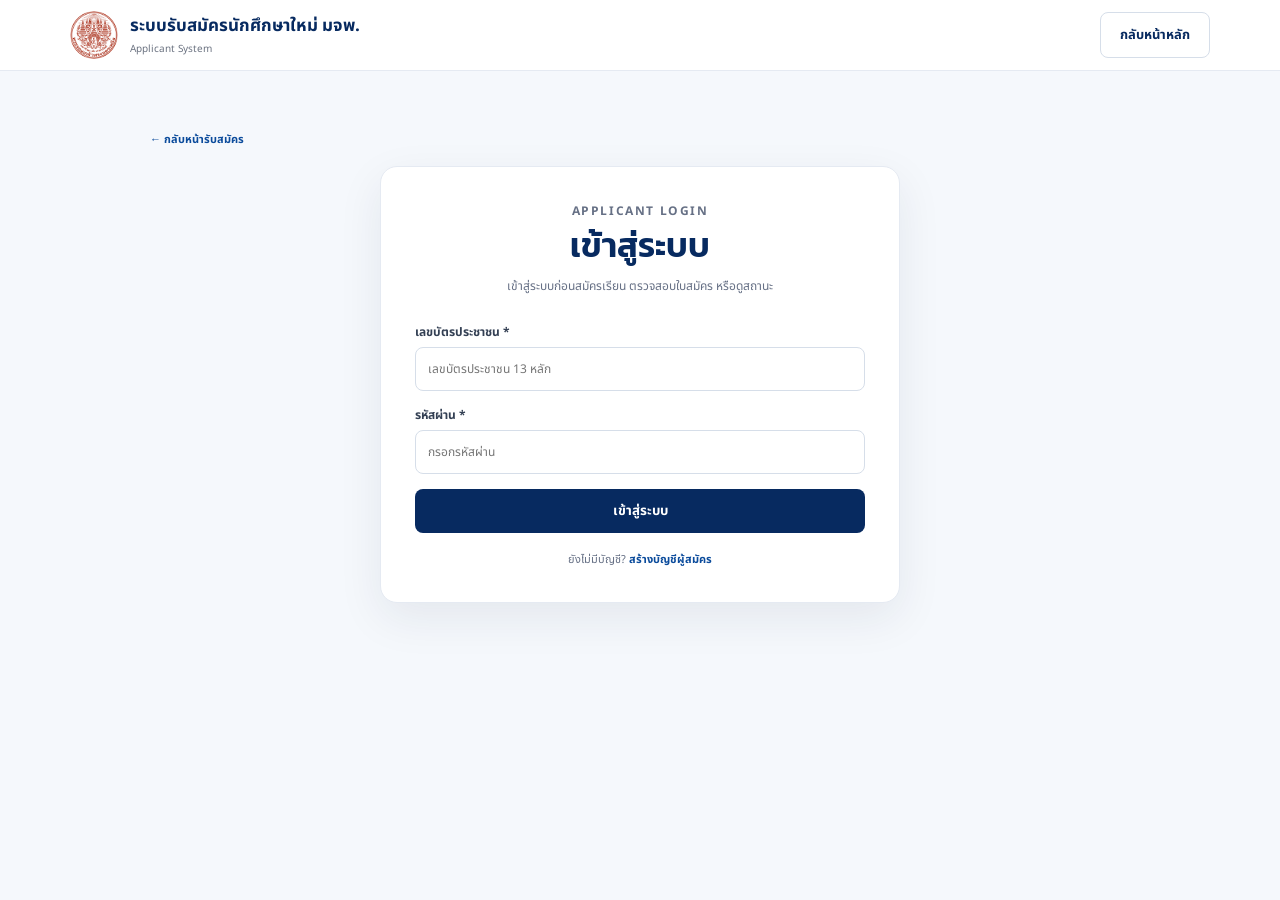
<file: login.html>
<!DOCTYPE html>
<html lang="th">

<head>
    <meta charset="UTF-8">
    <meta name="viewport" content="width=device-width, initial-scale=1.0">
    <title>เข้าสู่ระบบ | ระบบรับสมัครนักศึกษาใหม่</title>
    <link rel="stylesheet" href="style.css">
</head>

<body class="account-page">
    <header class="account-top">
        <div class="container nav">
            <a class="brand" href="index.html">
                <div class="logo"><img src="kmutnb.png" alt=""></div>
                <div><strong>ระบบรับสมัครนักศึกษาใหม่ มจพ.</strong><span>Applicant System</span></div>
            </a>
            <a class="btn btn-outline" href="index.html" style="color:var(--blue);border-color:#d6dee9">กลับหน้าหลัก</a>
        </div>
    </header>
    <main class="account-shell">
        <a class="back-home" href="index.html">← กลับหน้ารับสมัคร</a>
        <section class="account-card narrow">
            <div class="account-head">
                <p class="eyebrow">APPLICANT LOGIN</p>
                <h1>เข้าสู่ระบบ</h1>
                <p>เข้าสู่ระบบก่อนสมัครเรียน ตรวจสอบใบสมัคร หรือดูสถานะ</p>
            </div>
            <form id="loginForm" class="account-form">
                <div class="field"><label>เลขบัตรประชาชน *</label><input id="loginCitizenId" type="text" maxlength="13"
                        inputmode="numeric" pattern="[0-9]{13}" placeholder="เลขบัตรประชาชน 13 หลัก" required></div>
                <div class="field"><label>รหัสผ่าน *</label><input id="loginPassword" type="password"
                        placeholder="กรอกรหัสผ่าน" required></div>
                <div id="loginMessage" class="account-message"></div>
                <button class="account-submit" type="submit">เข้าสู่ระบบ</button>
            </form>
            <div class="account-links">ยังไม่มีบัญชี? <a href="register.html">สร้างบัญชีผู้สมัคร</a></div>
        </section>
    </main>
    <script src="script.js"></script>
</body>

</html>
</file>
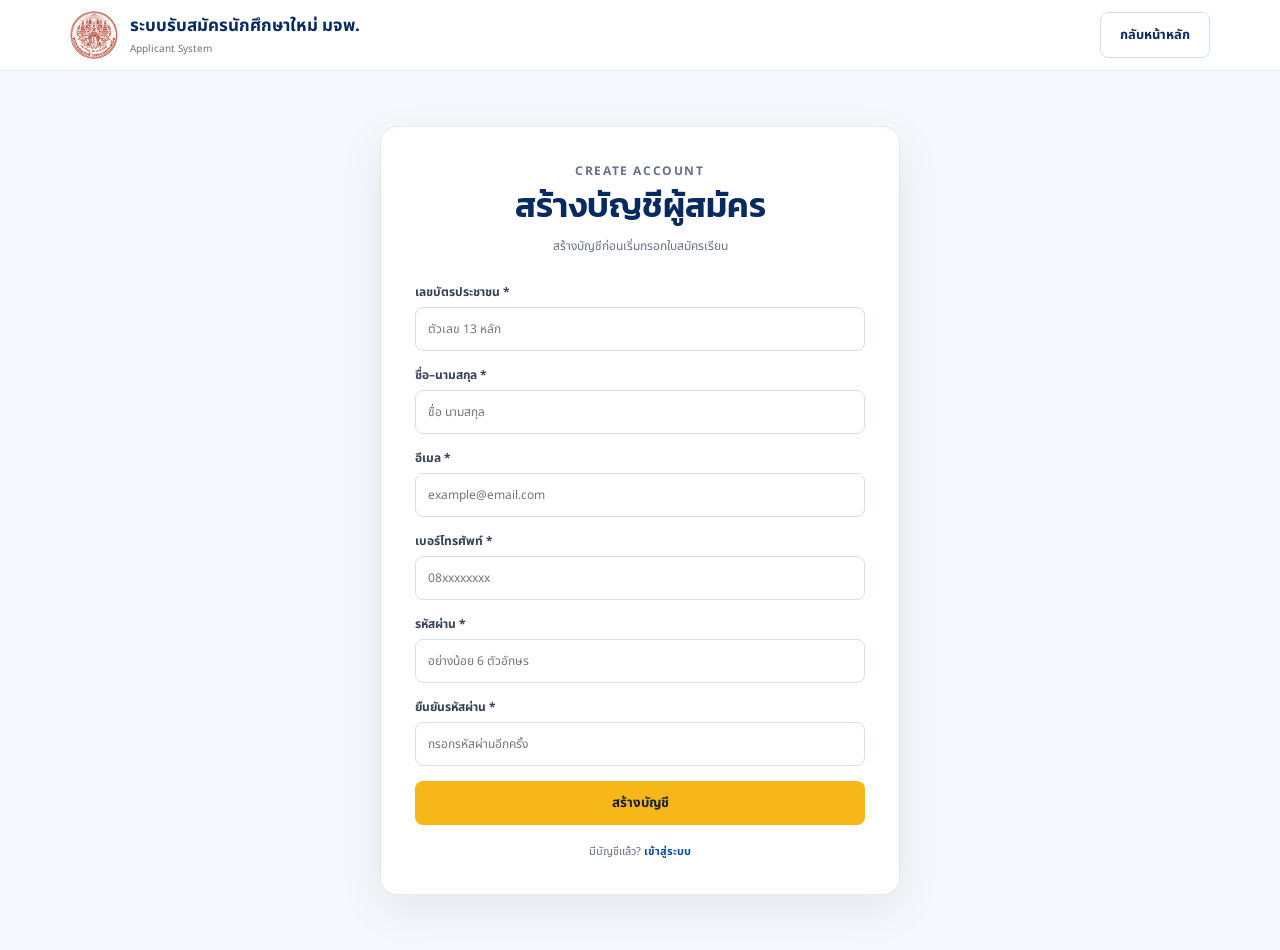
<file: register.html>
<!DOCTYPE html>
<html lang="th">

<head>
    <meta charset="UTF-8">
    <meta name="viewport" content="width=device-width, initial-scale=1.0">
    <title>สร้างบัญชี | ระบบรับสมัครนักศึกษาใหม่</title>
    <link rel="stylesheet" href="style.css">
</head>

<body class="account-page">
    <header class="account-top">
        <div class="container nav">
            <a class="brand" href="index.html">
                <div class="logo"><img src="kmutnb.png" alt=""></div>
                <div><strong>ระบบรับสมัครนักศึกษาใหม่ มจพ.</strong><span>Applicant System</span></div>
            </a>
            <a class="btn btn-outline" href="index.html" style="color:var(--blue);border-color:#d6dee9">กลับหน้าหลัก</a>
        </div>
    </header>
    <main class="account-shell">
        <section class="account-card narrow">
            <div class="account-head">
                <p class="eyebrow">CREATE ACCOUNT</p>
                <h1>สร้างบัญชีผู้สมัคร</h1>
                <p>สร้างบัญชีก่อนเริ่มกรอกใบสมัครเรียน</p>
            </div>
            <form id="registerForm" class="account-form">
                <div class="field"><label>เลขบัตรประชาชน *</label><input id="regCitizenId" type="text" maxlength="13"
                        minlength="13" inputmode="numeric" pattern="[0-9]{13}" placeholder="ตัวเลข 13 หลัก" required>
                </div>
                <div class="field"><label>ชื่อ–นามสกุล *</label><input id="regName" type="text"
                        placeholder="ชื่อ นามสกุล" required></div>
                <div class="field"><label>อีเมล *</label><input id="regEmail" type="email"
                        placeholder="example@email.com" required></div>
                <div class="field"><label>เบอร์โทรศัพท์ *</label><input id="regPhone" type="tel" maxlength="10"
                        pattern="[0-9]{10}" inputmode="numeric" placeholder="08xxxxxxxx" required></div>
                <div class="field"><label>รหัสผ่าน *</label><input id="regPassword" type="password" minlength="6"
                        placeholder="อย่างน้อย 6 ตัวอักษร" required></div>
                <div class="field"><label>ยืนยันรหัสผ่าน *</label><input id="regConfirm" type="password" minlength="6"
                        placeholder="กรอกรหัสผ่านอีกครั้ง" required></div>
                <div id="registerMessage" class="account-message"></div>
                <button class="account-submit gold" type="submit">สร้างบัญชี</button>
            </form>
            <div class="account-links">มีบัญชีแล้ว? <a href="login.html">เข้าสู่ระบบ</a></div>
        </section>
    </main>
    <script>
        document.addEventListener("input", function (e) { if (e.target.id === "regCitizenId") { e.target.value = e.target.value.replace(/[^0-9]/g, "").slice(0, 13) } });
    </script>
    <script src="script.js"></script>
</body>

</html>
</file>
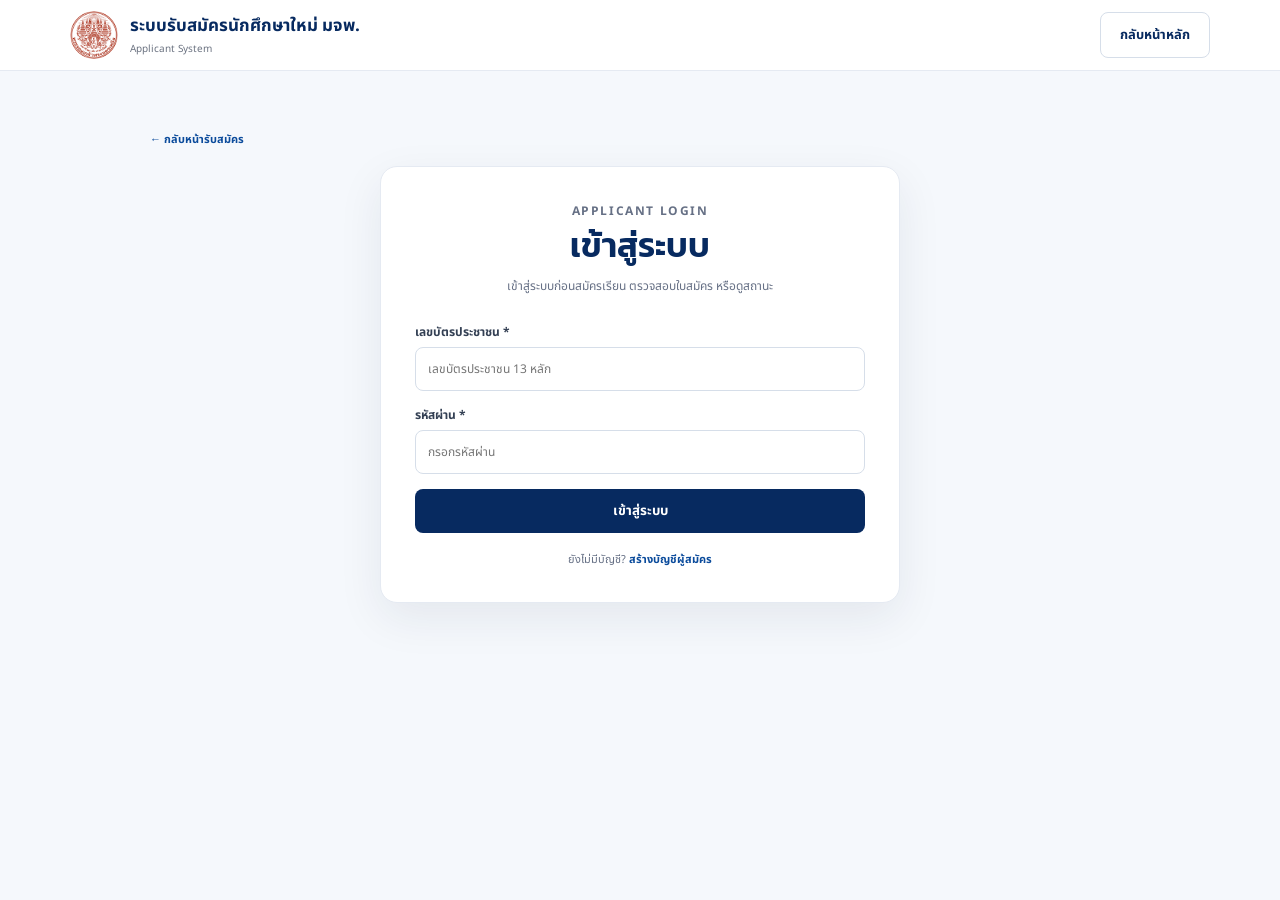
<file: status.html>
<!DOCTYPE html>
<html lang="th">

<head>
  <meta charset="UTF-8">
  <meta name="viewport" content="width=device-width, initial-scale=1.0">
  <title>สถานะการสมัคร | ระบบรับสมัครนักศึกษาใหม่</title>
  <link rel="stylesheet" href="style.css">
</head>

<body data-protected="true" class="account-page">
  <header class="account-top">
    <div class="container nav">
      <a class="brand" href="index.html">
        <div class="logo"><img src="kmutnb.png" alt=""></div>
        <div><strong>ระบบรับสมัครนักศึกษาใหม่ มจพ.</strong><span>Application Status</span></div>
      </a>
      <div class="user-chip"><span class="user-avatar">👤</span><span data-user-name>ผู้สมัคร</span><button
          class="logout-btn">ออกจากระบบ</button></div>
    </div>
  </header>
  <main class="account-shell">
    <a class="back-home" href="dashboard.html">← กลับศูนย์ข้อมูลผู้สมัคร</a>
    <div class="status-banner">
      <p class="eyebrow">APPLICATION STATUS</p>
      <h2>สถานะการสมัครของ <span data-user-name>ผู้สมัคร</span></h2>
      <p>เลขบัตรประชาชน: <span data-user-id>-</span></p>
    </div>

    <section class="account-card my-applications-card">
      <div class="status-section-head">
        <div>
          <p class="eyebrow">MY APPLICATIONS</p>
          <h2>สมัครอะไรไปบ้าง</h2>
        </div><span class="mini-live">LIVE</span>
      </div>
      <div id="myApplications">
        <div class="empty-application">ยังไม่มีรายการสมัคร <a href="home_logged.html#apply">เริ่มสมัครเรียน →</a></div>
      </div>
    </section>

    <section class="account-card">
      <h2 class="account-title">รายการดำเนินการ</h2>
      <div class="table-scroll">
        <table class="status-table">
          <thead>
            <tr>
              <th>รายการ</th>
              <th>สถานะ</th>
              <th>รายละเอียด</th>
            </tr>
          </thead>
          <tbody>
            <tr>
              <td>สร้างบัญชีผู้สมัคร</td>
              <td><span class="badge green">เสร็จแล้ว</span></td>
              <td>บัญชีพร้อมใช้งาน</td>
            </tr>
            <tr>
              <td>กรอกใบสมัคร</td>
              <td id="applicationStatus"><span class="badge yellow">รอดำเนินการ</span></td>
              <td>กรอกและยืนยันใบสมัคร</td>
            </tr>
            <tr>
              <td>เอกสารประกอบ</td>
              <td id="documentStatus"><span class="badge blue">รอตรวจสอบ</span></td>
              <td>ตรวจสอบหลังส่งใบสมัคร</td>
            </tr>
            <tr>
              <td>การชำระค่าธรรมเนียม</td>
              <td id="paymentStatus"><span class="badge yellow">รอดำเนินการ</span></td>
              <td>พิมพ์ใบแจ้งชำระและดำเนินการชำระค่าธรรมเนียม</td>
            </tr>
            <tr>
              <td>ผลการสมัคร</td>
              <td><span class="badge gray">ยังไม่มีผล</span></td>
              <td>ติดตามตามกำหนดการ</td>
            </tr>
          </tbody>
        </table>
      </div>
    </section>


    <section class="account-card payment-card" id="payment">
      <div class="status-section-head">
        <div>
          <p class="eyebrow">PAYMENT CENTER</p>
          <h2>การชำระค่าธรรมเนียมสมัครเรียน</h2>
        </div><span id="paymentLive" class="mini-live">รอชำระ</span>
      </div>
      <p class="payment-intro">หลังส่งใบสมัคร ผู้สมัครสามารถพิมพ์ใบแจ้งชำระ ตรวจสอบสถานะการชำระ
        และพิมพ์หลักฐานแสดงการสมัครได้จากหน้านี้</p>
      <div class="payment-summary">
        <div><span>รายการ</span><b>ค่าธรรมเนียมสมัครเรียน</b></div>
        <div><span>ยอดชำระ</span><b id="paymentAmount">300.00 บาท</b></div>
        <div><span>สถานะ</span><b id="paymentSummaryStatus">รอชำระเงิน</b></div>
      </div>
      <div class="payment-steps">
        <div class="payment-step" id="billStep"><span>1</span>
          <div><b>ใบแจ้งชำระเงิน</b><small>สร้างและพิมพ์ใบแจ้งชำระ</small></div>
        </div>
        <div class="payment-step" id="payStep"><span>2</span>
          <div><b>ชำระค่าธรรมเนียม</b><small>จำลองการยืนยันการชำระเงินในระบบ</small></div>
        </div>
        <div class="payment-step" id="receiptStep"><span>3</span>
          <div><b>หลักฐานการสมัคร</b><small>พิมพ์หลังชำระเงินสำเร็จ</small></div>
        </div>
      </div>
      <div class="payment-actions">
        <button type="button" class="btn btn-outline blue-outline" id="printPaymentBill">🧾 พิมพ์ใบแจ้งชำระเงิน</button>
        <button type="button" class="btn btn-primary" id="confirmPayment">💳 ยืนยันการชำระเงิน</button>
        <button type="button" class="btn status-search-btn" id="printApplicationReceipt" disabled>📄
          พิมพ์หลักฐานแสดงการสมัคร</button>
      </div>
      <div id="paymentNotice" class="payment-notice">ยังไม่มีใบสมัครที่ส่งเข้าระบบ กรุณาสมัครเรียนก่อน</div>
    </section>

    <section class="account-card status-guide-card">
      <div class="status-section-head">
        <div>
          <p class="eyebrow">STATUS GUIDE</p>
          <h2>ความหมายของสถานะ</h2>
        </div>
      </div>
      <div class="status-guide-grid">
        <div><span class="guide-dot green-dot">●</span><b>เสร็จแล้ว</b>
          <p>ดำเนินการในขั้นตอนนี้เรียบร้อยแล้ว</p>
        </div>
        <div><span class="guide-dot yellow-dot">●</span><b>รอดำเนินการ</b>
          <p>ยังไม่เสร็จ หรือผู้สมัครอาจต้องดำเนินการต่อ</p>
        </div>
        <div><span class="guide-dot blue-dot">●</span><b>รอตรวจสอบ</b>
          <p>ส่งข้อมูลแล้วและกำลังรอเจ้าหน้าที่ตรวจสอบ</p>
        </div>
        <div><span class="guide-dot gray-dot">●</span><b>ยังไม่มีผล</b>
          <p>มหาวิทยาลัยยังไม่ได้ประกาศผลในขั้นตอนนี้</p>
        </div>
      </div>
    </section>

    <section class="account-card documents-card">
      <div class="status-section-head">
        <div>
          <p class="eyebrow">DOCUMENT CENTER</p>
          <h2>เอกสารประกอบการสมัคร</h2>
        </div>
      </div>
      <div id="documentList" class="document-list">
        <div class="document-row" data-document="citizen"><span>📄 สำเนาบัตรประชาชน</span><span
            class="doc-badge pending">รอตรวจสอบ</span><button type="button"
            class="document-upload-btn">อัปโหลด</button><input class="document-file-input" type="file"
            accept=".pdf,.png,.jpg,.jpeg,application/pdf,image/png,image/jpeg" hidden></div>
        <div class="document-row" data-document="transcript"><span>📑 Transcript / ใบแสดงผลการเรียน</span><span
            class="doc-badge pending">รอตรวจสอบ</span><button type="button"
            class="document-upload-btn">อัปโหลด</button><input class="document-file-input" type="file"
            accept=".pdf,.png,.jpg,.jpeg,application/pdf,image/png,image/jpeg" hidden></div>
        <div class="document-row" data-document="portfolio"><span>🗂️ Portfolio / เอกสารเพิ่มเติม</span><span
            class="doc-badge edit">ต้องแก้ไข</span><button type="button"
            class="document-upload-btn">อัปโหลดใหม่</button><input class="document-file-input" type="file"
            accept=".pdf,.png,.jpg,.jpeg,application/pdf,image/png,image/jpeg" hidden></div>
      </div>
    </section>
    <div class="status-actions"><a class="btn btn-primary" href="home_logged.html#apply">ไปหน้าสมัครเรียน →</a><a
        class="btn status-search-btn" href="index.html#programs">ค้นหาหลักสูตร</a></div>
  </main>
  <script src="script.js"></script>
</body>

</html>
</file>
<file: style.css>
@import url('https://fonts.googleapis.com/css2?family=Kanit:wght@300;400;500;600;700&family=Noto+Sans+Thai:wght@400;500;600;700&display=swap');

:root{--blue:#072a60;--blue2:#0c4c9c;--gold:#f7b718;--light:#f5f8fc;--text:#172033;--muted:#667085;--line:#e5eaf2}
*{box-sizing:border-box}
html{scroll-behavior:smooth}
body{margin:0;color:var(--text);font-family:"Noto Sans Thai",sans-serif;background:#fff}
a{text-decoration:none}
.container{width:min(1140px,92%);margin:auto}
.topbar{background:#fff;position:sticky;top:0;z-index:20;border-bottom:1px solid #e8edf5}
.topbar-mini{height:30px;display:flex;justify-content:space-between;align-items:center;color:#7a8496;font-size:10px}
.topbar-mini a{color:#667085;margin-left:18px}
.nav{height:76px;display:flex;align-items:center;justify-content:space-between;gap:25px}
.brand{display:flex;align-items:center;gap:12px;color:var(--blue)}
.logo{width:48px;height:48px;border-radius:50%;overflow:hidden;flex:none}
.logo img{width:100%;height:100%;object-fit:contain;display:block}
.brand strong{display:block;font-size:17px}.brand span{display:block;font-size:10px;color:#6b7280;margin-top:2px}
nav{display:flex;align-items:center;gap:22px}
nav a{color:#344054;font-size:13px;font-weight:500}
.login-link{background:var(--blue);color:#fff!important;padding:10px 17px;border-radius:8px}
.menu-btn{display:none;border:0;background:transparent;font-size:25px}

.hero{background:linear-gradient(125deg,#061d45,#0b4389 65%,#1157ae);color:#fff;padding:72px 0 70px}
.hero-grid{display:grid;grid-template-columns:1.2fr .8fr;gap:70px;align-items:center}
.eyebrow{font-size:11px;font-weight:700;letter-spacing:1.6px;color:var(--gold);margin:0 0 9px}
h1{font-size:60px;line-height:1.08;margin:0 0 18px;font-family:Kanit,sans-serif;font-weight:600}
h1 span{color:var(--gold)}
.lead{max-width:650px;line-height:1.85;color:#dbe7fb;font-size:15px}
.hero-actions{display:flex;gap:11px;margin:25px 0}
.btn{display:inline-block;padding:12px 19px;border-radius:8px;font-weight:700;font-size:13px;transition:.2s}
.btn:hover{transform:translateY(-2px)}
.btn-primary{background:var(--gold);color:#1b2738}
.btn-outline{border:1px solid #a8c5ef;color:#fff}
.btn-light{background:#fff;color:var(--blue)}
.hero-status{display:flex;align-items:center;gap:10px;margin-top:25px}
.status-dot{width:10px;height:10px;border-radius:50%;background:#40d989;box-shadow:0 0 0 5px #40d98920}
.hero-status b,.hero-status small{display:block}.hero-status b{font-size:12px}.hero-status small{font-size:10px;color:#bfd0e8;margin-top:2px}

.hero-card{background:#fff;color:var(--text);border-radius:16px;padding:30px;box-shadow:0 25px 55px #00143a55}
.card-label{font-size:10px;color:var(--blue2);font-weight:700;letter-spacing:1px}
.hero-card h2{font-size:34px;line-height:1.1;color:var(--blue);margin:13px 0 5px;font-family:Kanit,sans-serif}
.hero-card>p{font-size:12px;color:var(--muted)}
.date-range{display:flex;gap:9px;align-items:center;color:var(--blue);font-size:14px;margin:17px 0}
.countdown{display:flex;gap:9px;margin:20px 0}.countdown div{background:var(--light);padding:9px 12px;border-radius:8px;text-align:center;min-width:60px}.countdown b{display:block;color:var(--blue);font-size:19px}.countdown span{font-size:9px;color:var(--muted)}

.quick-section{margin-top:-26px;position:relative;z-index:2}
.quick-grid{display:grid;grid-template-columns:repeat(4,1fr);gap:12px}
.quick-card{background:#fff;box-shadow:0 8px 28px #182b4d18;padding:18px;border-radius:11px;color:var(--text);display:flex;align-items:center;gap:11px}
.quick-card>div{flex:1}.quick-card b{display:block;font-size:13px}.quick-card small{color:var(--muted);font-size:10px}
.quick-no{font-weight:700;color:var(--blue2);font-size:11px}

.section{padding:80px 0}
.light-section{background:var(--light)}
.section-heading{display:flex;justify-content:space-between;align-items:end;gap:30px;margin-bottom:30px}
.section-heading h2{margin:0;font-family:Kanit,sans-serif;font-size:32px;color:var(--blue)}
.section-heading>p{max-width:390px;color:var(--muted);font-size:13px;line-height:1.7}
.center{justify-content:center;text-align:center}
.text-link,.program-card a,.news-grid a{font-size:12px;color:var(--blue2);font-weight:700}

.table-wrap{overflow-x:auto;border:1px solid var(--line);border-radius:13px}
.round-table{width:100%;border-collapse:collapse;min-width:760px;background:#fff;font-size:12px}
.round-table th{background:#f7f9fc;text-align:left;color:#667085;font-size:10px;padding:15px;border-bottom:1px solid var(--line)}
.round-table td{padding:16px 15px;border-bottom:1px solid #edf0f4;color:#475467}
.round-table tr:last-child td{border-bottom:0}
.round-table td:first-child{color:var(--blue)}
.round-table a{color:var(--blue2);font-weight:700}
.pill{display:inline-block;border-radius:20px;padding:5px 9px;font-size:9px;font-weight:700}
.pill.open{background:#e7f7ed;color:#167044}.pill.prepare{background:#fff6dd;color:#946b00}.pill.closed{background:#eef1f5;color:#667085}

.steps{display:grid;grid-template-columns:repeat(4,1fr);gap:24px}.steps.six{grid-template-columns:repeat(6,1fr)}
.step{text-align:center}.step-no{width:50px;height:50px;margin:0 auto 13px;border-radius:50%;display:grid;place-items:center;background:var(--blue);color:#fff;font-weight:700}
.step h3{font-size:14px;margin:7px 0}.step p{font-size:10px;color:var(--muted);line-height:1.6;margin:0}

.filters{display:flex;flex-wrap:wrap;gap:9px;margin-bottom:22px}
.filter{border:1px solid #d9e0eb;background:#fff;padding:8px 14px;border-radius:20px;cursor:pointer;font-family:inherit;font-size:12px}.filter.active{background:var(--blue);color:#fff;border-color:var(--blue)}
.program-grid{display:grid;grid-template-columns:repeat(3,1fr);gap:17px}
.program-card{border:1px solid var(--line);border-radius:12px;padding:22px;background:#fff;transition:.2s}
.program-card:hover{transform:translateY(-3px);box-shadow:0 14px 28px #14213d12}
.program-icon{font-size:29px;margin-bottom:14px}.program-card>span{font-size:10px;color:var(--blue2);font-weight:700}.program-card h3{margin:7px 0;font-size:17px}.program-card p{font-size:11px;color:var(--muted);line-height:1.7;min-height:56px}

.application-section{background:#fff}
.application-box{max-width:920px;margin:0 auto;background:#fff;border:1px solid var(--line);border-radius:17px;padding:32px;box-shadow:0 15px 45px rgba(20,40,70,.08)}
.progressbar{display:flex;align-items:center;margin-bottom:38px}.progress-step{display:flex;flex-direction:column;align-items:center;gap:6px;color:#98a2b3;min-width:100px;text-align:center}.progress-step span{width:37px;height:37px;border-radius:50%;display:grid;place-items:center;background:#e9edf3;font-weight:700;font-size:12px}.progress-step b{font-size:10px;white-space:nowrap}.progress-step.active{color:var(--blue)}.progress-step.active span{background:var(--blue);color:#fff}.progress-step.completed span{background:#1c8b55;color:#fff}.progress-line{height:3px;background:#e4e9f0;flex:1;margin:0 8px;transform:translateY(-11px)}.progress-line.completed{background:#1c8b55}
.form-step{display:none}.form-step.active{display:block}.form-step h3{font-family:Kanit,sans-serif;color:var(--blue);font-size:23px;margin:0 0 22px}
.form-grid{display:grid;grid-template-columns:repeat(2,1fr);gap:17px}.field{display:flex;flex-direction:column;gap:6px}.field.full{grid-column:1/-1}.field label{font-size:12px;font-weight:700;color:#344054}.field input,.field select,.field textarea{width:100%;border:1px solid #d6dee9;border-radius:8px;padding:11px 12px;font:inherit;font-size:12px;outline:none;background:#fff}.field textarea{resize:vertical}.field input:focus,.field select:focus,.field textarea:focus{border-color:var(--blue2);box-shadow:0 0 0 3px #0c4c9c15}.field small{color:var(--muted);font-size:10px}
.form-actions{display:flex;align-items:center;justify-content:space-between;gap:14px;margin-top:32px;padding-top:22px;border-top:1px solid #e8edf4}#stepText{font-size:11px;color:var(--muted)}.btn-form{border:0;border-radius:8px;padding:11px 18px;font-family:inherit;font-weight:700;cursor:pointer;font-size:12px}.btn-form.primary,.btn-form.submit{background:var(--blue);color:#fff}.btn-form.secondary{background:#eef2f7;color:#344054}.btn-form.submit{display:none;background:#17804c}
#prevBtn{visibility:hidden}.confirm-box{background:#f3f8ff;border-radius:11px;padding:28px;text-align:center;margin-bottom:22px}.confirm-icon,.success-circle{width:55px;height:55px;border-radius:50%;display:grid;place-items:center;margin:auto;background:#dff4e7;color:#16824b;font-size:27px;font-weight:700}.confirm-box h4{font-size:19px;margin:13px 0 4px}.confirm-box p{font-size:12px;color:var(--muted)}.check-label{display:flex;gap:9px;align-items:flex-start;font-size:12px;line-height:1.6;cursor:pointer}.check-label input{margin-top:4px}.success-message{display:none;text-align:center;padding:34px 15px}.success-message h3{font-family:Kanit,sans-serif;color:var(--blue);font-size:26px;margin:17px 0 5px}.success-message p{color:var(--muted);font-size:13px;margin-bottom:20px}

.news-grid{display:grid;grid-template-columns:repeat(3,1fr);gap:17px}.news-grid article{background:#fff;border-radius:12px;padding:23px;border:1px solid var(--line);border-left:4px solid var(--gold)}.news-date{font-size:10px;color:var(--blue2);font-weight:700}.news-tag{display:inline-block;background:#edf4ff;color:var(--blue2);border-radius:15px;padding:4px 8px;font-size:9px;font-weight:700;margin:8px 0}.news-grid h3{font-size:16px;line-height:1.55;margin:7px 0}.news-grid p{font-size:11px;color:var(--muted);line-height:1.7;min-height:45px}

.applicant-section{background:linear-gradient(100deg,var(--blue),#0e4b95);color:#fff}.applicant-grid{display:flex;justify-content:space-between;align-items:center;gap:30px}.applicant-grid h2{font-family:Kanit,sans-serif;font-size:31px;margin:4px 0}.applicant-grid p:not(.eyebrow){color:#d9e5f7;font-size:13px}.applicant-actions{display:flex;gap:10px;flex-wrap:wrap}.blue-outline{border-color:#b9d0f0!important}

.date-grid{display:grid;grid-template-columns:repeat(3,1fr);max-width:800px;margin:auto;gap:18px}.date-grid>div{background:#fff;border:1px solid var(--line);border-radius:13px;padding:24px;text-align:center}.date-grid b{font-family:Kanit;font-size:42px;color:var(--blue);line-height:1}.date-grid span{display:block;color:var(--gold);font-weight:700}.date-grid p{font-size:12px;line-height:1.6;color:var(--muted)}

.campus-grid{display:grid;grid-template-columns:repeat(3,1fr);gap:14px}.campus-grid a{background:#fff;border:1px solid var(--line);border-radius:11px;padding:18px;color:var(--blue);font-weight:700;font-size:13px;display:flex;justify-content:space-between}.campus-section{background:#f8fafc}

footer{background:#071a38;color:#d3dceb;padding:45px 0 0}.footer-grid{display:grid;grid-template-columns:2fr 1fr 1fr;gap:40px}.footer-brand{display:flex;align-items:center;gap:10px;font-family:Kanit;font-size:26px;color:var(--gold);font-weight:700}.footer-brand img{width:42px;height:42px;object-fit:contain;background:#fff;border-radius:50%}.footer-grid p,.footer-grid a{font-size:11px;line-height:1.9;color:#aebbd0}.footer-grid a{display:block}.footer-grid h4{color:#fff;margin-top:0}.copyright{text-align:center;border-top:1px solid #213454;margin-top:32px;padding:17px;font-size:10px;color:#8292ab}

@media(max-width:900px){nav{gap:12px}.quick-grid{grid-template-columns:repeat(2,1fr)}.steps.six{grid-template-columns:repeat(3,1fr)}.hero-grid{gap:35px}.program-grid{grid-template-columns:repeat(2,1fr)}}
@media(max-width:800px){.topbar-mini{display:none}.nav{height:72px}.menu-btn{display:block}nav{display:none;position:absolute;top:72px;left:0;right:0;background:#fff;padding:18px;flex-direction:column;align-items:stretch;box-shadow:0 10px 20px #0002}nav.open{display:flex}.hero-grid,.program-grid,.news-grid{grid-template-columns:1fr}.hero{padding-top:55px}h1{font-size:45px}.hero-card{max-width:480px}.steps.six{grid-template-columns:repeat(2,1fr)}.section-heading,.applicant-grid{align-items:flex-start;flex-direction:column}.footer-grid{grid-template-columns:1fr}.applicant-actions{width:100%}}
@media(max-width:600px){.quick-grid,.date-grid,.campus-grid{grid-template-columns:1fr}.form-grid{grid-template-columns:1fr}.field.full{grid-column:auto}.application-box{padding:22px 16px}.progress-step{min-width:48px}.progress-step b{font-size:8px;white-space:normal}.progress-line{margin:0 3px}.form-actions{flex-wrap:wrap}.form-actions #stepText{order:-1;width:100%;text-align:center}.btn-form{flex:1}.steps.six{grid-template-columns:1fr 1fr}.hero-actions{flex-direction:column}.btn{text-align:center}}

/* ===== Applicant system pages ===== */
.account-page{min-height:100vh;background:var(--light)}
.account-shell{width:min(980px,92%);margin:0 auto;padding:55px 0}
.account-card{background:#fff;border:1px solid var(--line);border-radius:17px;box-shadow:0 15px 45px rgba(20,40,70,.08);padding:34px}
.account-card.narrow{max-width:520px;margin:0 auto}
.account-head{text-align:center;margin-bottom:26px}
.account-head .eyebrow{margin-bottom:6px}
.account-head h1{font-size:34px;color:var(--blue);margin:0 0 8px}
.account-head p{font-size:12px;color:var(--muted);line-height:1.7}
.account-form{display:grid;gap:15px}
.account-form .field{display:flex;flex-direction:column;gap:6px}
.account-form label{font-size:12px;font-weight:700;color:#344054}
.account-form input,.account-form select{width:100%;border:1px solid #d6dee9;border-radius:8px;padding:12px;font:inherit;font-size:12px}
.account-form input:focus,.account-form select:focus{outline:none;border-color:var(--blue2);box-shadow:0 0 0 3px #0c4c9c15}
.account-submit{border:0;border-radius:8px;padding:12px 18px;background:var(--blue);color:#fff;font-family:inherit;font-weight:700;cursor:pointer}
.account-submit.gold{background:var(--gold);color:#172033}
.account-message{display:none;border-radius:8px;padding:10px 12px;font-size:11px}
.account-message.error{display:block;background:#fff0f0;color:#b42318}
.account-message.success{display:block;background:#ecfdf3;color:#167044}
.account-links{text-align:center;margin-top:18px;font-size:11px;color:var(--muted)}
.account-links a{color:var(--blue2);font-weight:700}
.account-top{background:#fff;border-bottom:1px solid var(--line)}
.account-top .nav{height:70px}
.user-chip{display:flex;align-items:center;gap:9px;font-size:11px;color:var(--blue);font-weight:700}
.user-avatar{width:34px;height:34px;border-radius:50%;display:grid;place-items:center;background:var(--blue);color:#fff}
.dashboard-grid{display:grid;grid-template-columns:repeat(3,1fr);gap:16px}
.dashboard-card{background:#fff;border:1px solid var(--line);border-radius:13px;padding:21px}
.dashboard-card .icon{font-size:26px;margin-bottom:8px}
.dashboard-card h3{margin:0 0 6px;color:var(--blue);font-size:16px}
.dashboard-card p{margin:0;color:var(--muted);font-size:11px;line-height:1.7}
.dashboard-card a{display:inline-block;margin-top:14px;color:var(--blue2);font-size:11px;font-weight:700}
.status-banner{background:linear-gradient(100deg,var(--blue),#0e4b95);color:#fff;border-radius:15px;padding:25px;margin-bottom:18px}
.status-banner h2{font-family:Kanit;font-size:25px;margin:4px 0}
.status-banner p{color:#d9e5f7;font-size:12px;margin:0}
.status-table{width:100%;border-collapse:collapse;font-size:12px}
.status-table th,.status-table td{padding:13px;border-bottom:1px solid var(--line);text-align:left}
.status-table th{font-size:10px;color:var(--muted);background:#f7f9fc}
.badge{display:inline-block;padding:4px 9px;border-radius:20px;font-size:9px;font-weight:700}
.badge.green{background:#e7f7ed;color:#167044}.badge.yellow{background:#fff6dd;color:#946b00}.badge.gray{background:#eef1f5;color:#667085}
.back-home{display:inline-block;color:var(--blue2);font-size:11px;font-weight:700;margin-bottom:18px}
.logout-btn{border:1px solid #d6dee9;background:#fff;color:#344054;border-radius:8px;padding:9px 13px;font-family:inherit;font-weight:700;cursor:pointer;font-size:11px}
@media(max-width:700px){.dashboard-grid{grid-template-columns:1fr}.account-card{padding:22px 17px}.status-table{min-width:650px}.table-scroll{overflow:auto}}

/* ===== v5 premium campus/program system ===== */
.topbar-mini-note{font-size:9px;letter-spacing:.14em;color:#98a2b3;text-transform:uppercase}
.advanced-program-filters{display:grid;grid-template-columns:2fr 1fr 1fr 1fr;gap:10px;margin:18px 0 10px}
.advanced-program-filters select,.program-search{height:45px;border:1px solid #dfe6ef;border-radius:10px;background:#fff;font:inherit;color:var(--text);padding:0 12px}
.program-search{display:flex;align-items:center;gap:8px}.program-search span{font-size:20px;color:var(--blue2)}.program-search input{border:0;outline:0;width:100%;font:inherit;font-size:12px}
.program-result-bar{display:flex;justify-content:flex-end;align-items:center;gap:6px;font-size:10px;color:var(--muted);margin:4px 0 14px}.program-result-bar b{color:var(--blue);font-size:16px}
.campus-live,.mini-live{font-size:9px;font-weight:800;letter-spacing:.12em;color:#157347;background:#e9f8ef;border:1px solid #c8ecd7;border-radius:30px;padding:7px 10px}
.campus-tabs{display:flex;gap:9px;flex-wrap:wrap;margin:12px 0 22px}.campus-tab{border:1px solid #dbe3ee;background:#fff;color:#344054;border-radius:11px;padding:11px 16px;font:inherit;font-size:11px;font-weight:700;cursor:pointer;transition:.2s}.campus-tab span{font-size:9px;color:#98a2b3;margin-left:5px}.campus-tab.active,.campus-tab:hover{background:var(--blue);color:#fff;border-color:var(--blue);box-shadow:0 8px 20px rgba(7,42,96,.18)}.campus-tab.active span{color:#d9e5f7}
.campus-feature-grid{display:grid;grid-template-columns:repeat(3,1fr);gap:16px}.campus-feature{background:linear-gradient(145deg,#fff,#f5f8fd);border:1px solid #e2e8f0;border-radius:17px;padding:23px;position:relative;overflow:hidden;transition:.25s}.campus-feature:before{content:"";position:absolute;right:-35px;top:-35px;width:110px;height:110px;border-radius:50%;background:#0c4c9c0d}.campus-feature:hover{transform:translateY(-4px);box-shadow:0 16px 38px rgba(20,40,70,.1)}.campus-feature-top{display:flex;justify-content:space-between;align-items:center}.campus-index{font:700 24px Kanit;color:#d0d9e5}.campus-tag{font-size:8px;font-weight:800;letter-spacing:.12em;color:var(--blue2)}.campus-feature h3{font-family:Kanit;margin:17px 0 5px;color:var(--blue);font-size:20px}.campus-feature>p{font-size:11px;line-height:1.7;color:var(--muted);min-height:38px}.campus-faculty{display:flex;flex-direction:column;gap:6px;margin:17px 0;font-size:10px}.campus-faculty b{font-size:9px;color:#98a2b3;text-transform:uppercase;letter-spacing:.08em}.campus-faculty span:before{content:"↳";color:var(--gold);margin-right:6px}.campus-view{border:0;background:none;padding:0;color:var(--blue2);font:700 10px inherit;cursor:pointer}.program-card.is-hidden{display:none!important}
.account-title{font-family:Kanit;color:var(--blue);margin-top:0}.notice-strip{display:flex;align-items:center;gap:8px;margin-top:17px;padding:11px 13px;background:#ffffff16;border:1px solid #ffffff22;border-radius:10px}.notice-strip small{color:#d9e5f7;margin-left:auto}.featured-card{border-color:#b9cbe5;box-shadow:0 10px 28px rgba(7,42,96,.08)}.secondary-link{display:block!important;margin-top:8px!important;color:#667085!important}.history-back{border:0;background:none;cursor:pointer;margin-left:12px}
.my-applications-card{margin-bottom:18px}.status-section-head{display:flex;justify-content:space-between;align-items:center;gap:15px}.status-section-head h2{font-family:Kanit;color:var(--blue);margin:0}.status-section-head .eyebrow{margin-bottom:3px}.application-list{display:grid;gap:13px;margin-top:18px}.application-item{border:1px solid #dce5f0;border-radius:15px;padding:18px;background:linear-gradient(145deg,#fff,#f8faff);position:relative}.application-item:after{content:"";position:absolute;left:0;top:16px;bottom:16px;width:4px;border-radius:0 5px 5px 0;background:var(--gold)}.application-item h3{font-family:Kanit;color:var(--blue);margin:0 0 4px 10px}.application-meta{display:grid;grid-template-columns:repeat(4,1fr);gap:10px;margin:13px 0 0 10px}.application-meta div{background:#fff;border:1px solid #edf0f5;border-radius:9px;padding:9px}.application-meta b{display:block;font-size:8px;color:#98a2b3;margin-bottom:3px}.application-meta span{font-size:10px;font-weight:700;color:#344054}.application-item .application-footer{display:flex;justify-content:space-between;align-items:center;margin:13px 0 0 10px}.empty-application{padding:25px;border:1px dashed #cfd8e5;border-radius:13px;text-align:center;color:var(--muted);font-size:11px}.empty-application a{display:block;color:var(--blue2);font-weight:700;margin-top:8px}.status-guide-grid{display:grid;grid-template-columns:repeat(4,1fr);gap:12px;margin-top:18px}.status-guide-grid>div{padding:15px;border-radius:12px;background:#f8fafc;border:1px solid #e8edf3}.status-guide-grid b{display:block;font-size:11px;margin:3px 0}.status-guide-grid p{margin:0;font-size:9px;line-height:1.6;color:var(--muted)}.guide-dot{font-size:18px}.green-dot{color:#17a05d}.yellow-dot{color:#e4a900}.blue-dot{color:#1677c8}.gray-dot{color:#98a2b3}.badge.blue{background:#e8f3ff;color:#1261a0}.documents-card{margin-top:18px}.document-list{display:grid;gap:9px;margin-top:16px}.document-row{display:grid;grid-template-columns:1fr auto auto;gap:10px;align-items:center;padding:12px;border:1px solid #e5eaf2;border-radius:10px;font-size:10px}.document-row button{border:1px solid #d2dbe8;background:#fff;border-radius:7px;padding:6px 9px;font:700 9px inherit;color:var(--blue2);cursor:pointer}.doc-badge{padding:4px 8px;border-radius:20px;font-size:8px;font-weight:800}.doc-badge.pending{background:#e8f3ff;color:#1261a0}.doc-badge.edit{background:#fff1df;color:#a35a00}.status-actions{display:flex;gap:10px;margin-top:18px}
@media(max-width:850px){.advanced-program-filters{grid-template-columns:1fr 1fr}.campus-feature-grid{grid-template-columns:1fr}.application-meta{grid-template-columns:1fr 1fr}.status-guide-grid{grid-template-columns:1fr 1fr}.notice-strip small{display:none}}
@media(max-width:600px){.advanced-program-filters{grid-template-columns:1fr}.campus-tabs{display:grid;grid-template-columns:1fr 1fr}.campus-tab{width:100%}.application-meta{grid-template-columns:1fr}.document-row{grid-template-columns:1fr auto}.document-row button{grid-column:2}.status-actions{flex-direction:column}.topbar-mini-note{display:none}}

/* Status page: blue course-search button */
.status-search-btn{background:#0757b8!important;color:#fff!important;border:1px solid #0757b8!important}
.status-search-btn:hover{background:#064a9d!important;border-color:#064a9d!important}


/* ===== Payment & receipt flow ===== */
.payment-card{margin-top:18px}.payment-intro{font-size:11px;line-height:1.8;color:var(--muted);margin:12px 0 18px}.payment-summary{display:grid;grid-template-columns:repeat(3,1fr);gap:10px}.payment-summary>div{background:#f8fafc;border:1px solid #e5eaf2;border-radius:11px;padding:13px}.payment-summary span{display:block;font-size:8px;color:#98a2b3;margin-bottom:5px}.payment-summary b{font-size:12px;color:var(--blue)}.payment-steps{display:grid;grid-template-columns:repeat(3,1fr);gap:10px;margin:18px 0}.payment-step{display:flex;gap:10px;align-items:center;border:1px solid #e3e9f1;border-radius:11px;padding:12px;background:#fff}.payment-step>span{width:28px;height:28px;border-radius:50%;display:grid;place-items:center;background:#eef2f7;color:#667085;font-weight:800;font-size:11px}.payment-step b{display:block;font-size:10px;color:#344054}.payment-step small{display:block;font-size:8px;color:var(--muted);margin-top:3px}.payment-step.current{border-color:#b9cbe5;background:#f4f8ff}.payment-step.current>span{background:var(--blue);color:#fff}.payment-step.done{border-color:#c8ecd7;background:#f2fbf5}.payment-step.done>span{background:#17a05d;color:#fff}.payment-actions{display:flex;gap:10px;flex-wrap:wrap}.payment-actions button:disabled{opacity:.45;cursor:not-allowed}.payment-notice{margin-top:13px;padding:11px 13px;border-radius:9px;background:#f7f9fc;border:1px dashed #d6dee9;color:var(--muted);font-size:9px}.payment-paid{color:#157347;background:#e9f8ef;border-color:#c8ecd7}
@media(max-width:700px){.payment-summary,.payment-steps{grid-template-columns:1fr}.payment-actions{flex-direction:column}.payment-actions .btn{width:100%}}

.document-file-input{display:none}.document-upload-btn{min-width:72px}.document-row.uploaded{border-color:#c8ecd7;background:#f7fcf9}.document-file-name{grid-column:1 / -1;font-size:8px;color:#667085;margin-top:-3px;padding-left:2px;word-break:break-all}.payment-actions #printPaymentBill{color:#0757b8!important;border-color:#0757b8!important;background:#fff!important}.payment-actions #printPaymentBill:hover{background:#eef5ff!important}


.success-actions{display:flex;justify-content:center;align-items:center;gap:10px;flex-wrap:wrap;margin-top:18px}.success-actions .btn-form{display:inline-flex;align-items:center;justify-content:center;text-decoration:none}
@media(max-width:600px){.success-actions{flex-direction:column}.success-actions .btn-form{width:100%}}
</file>
